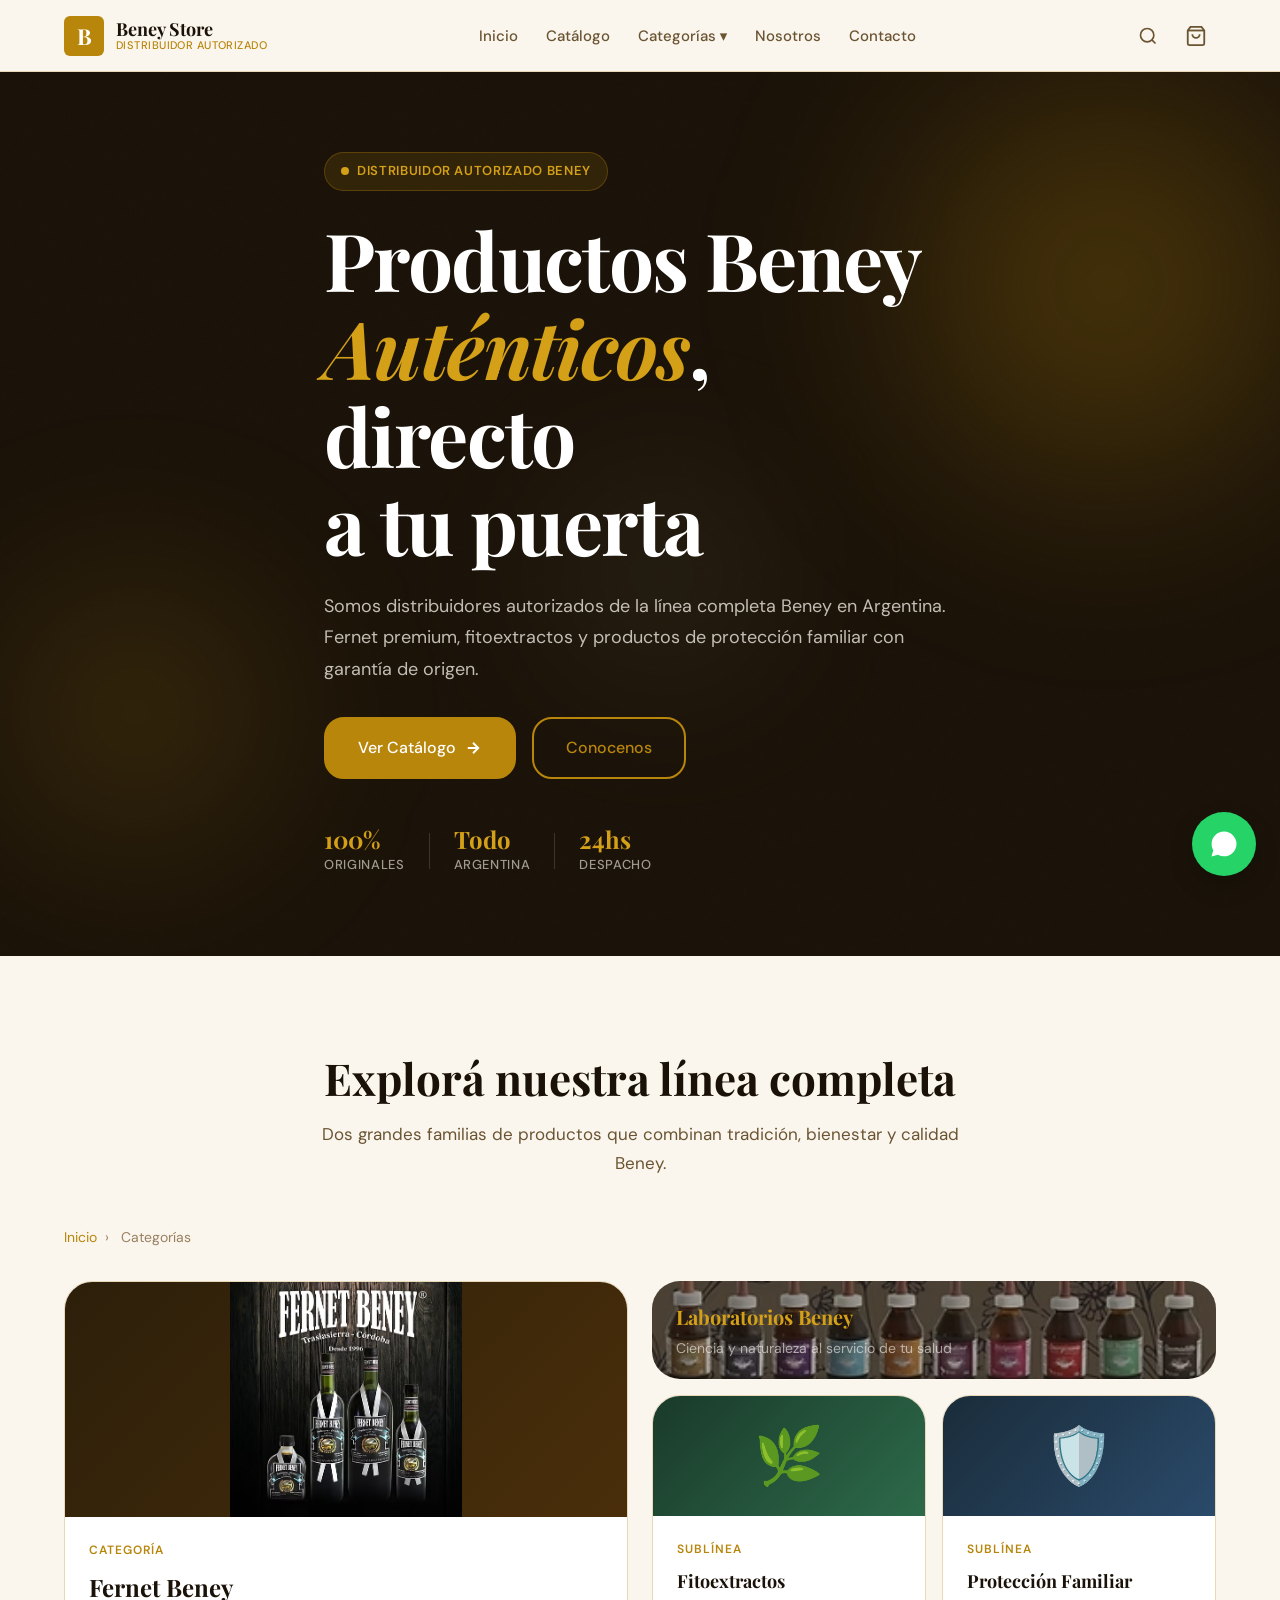
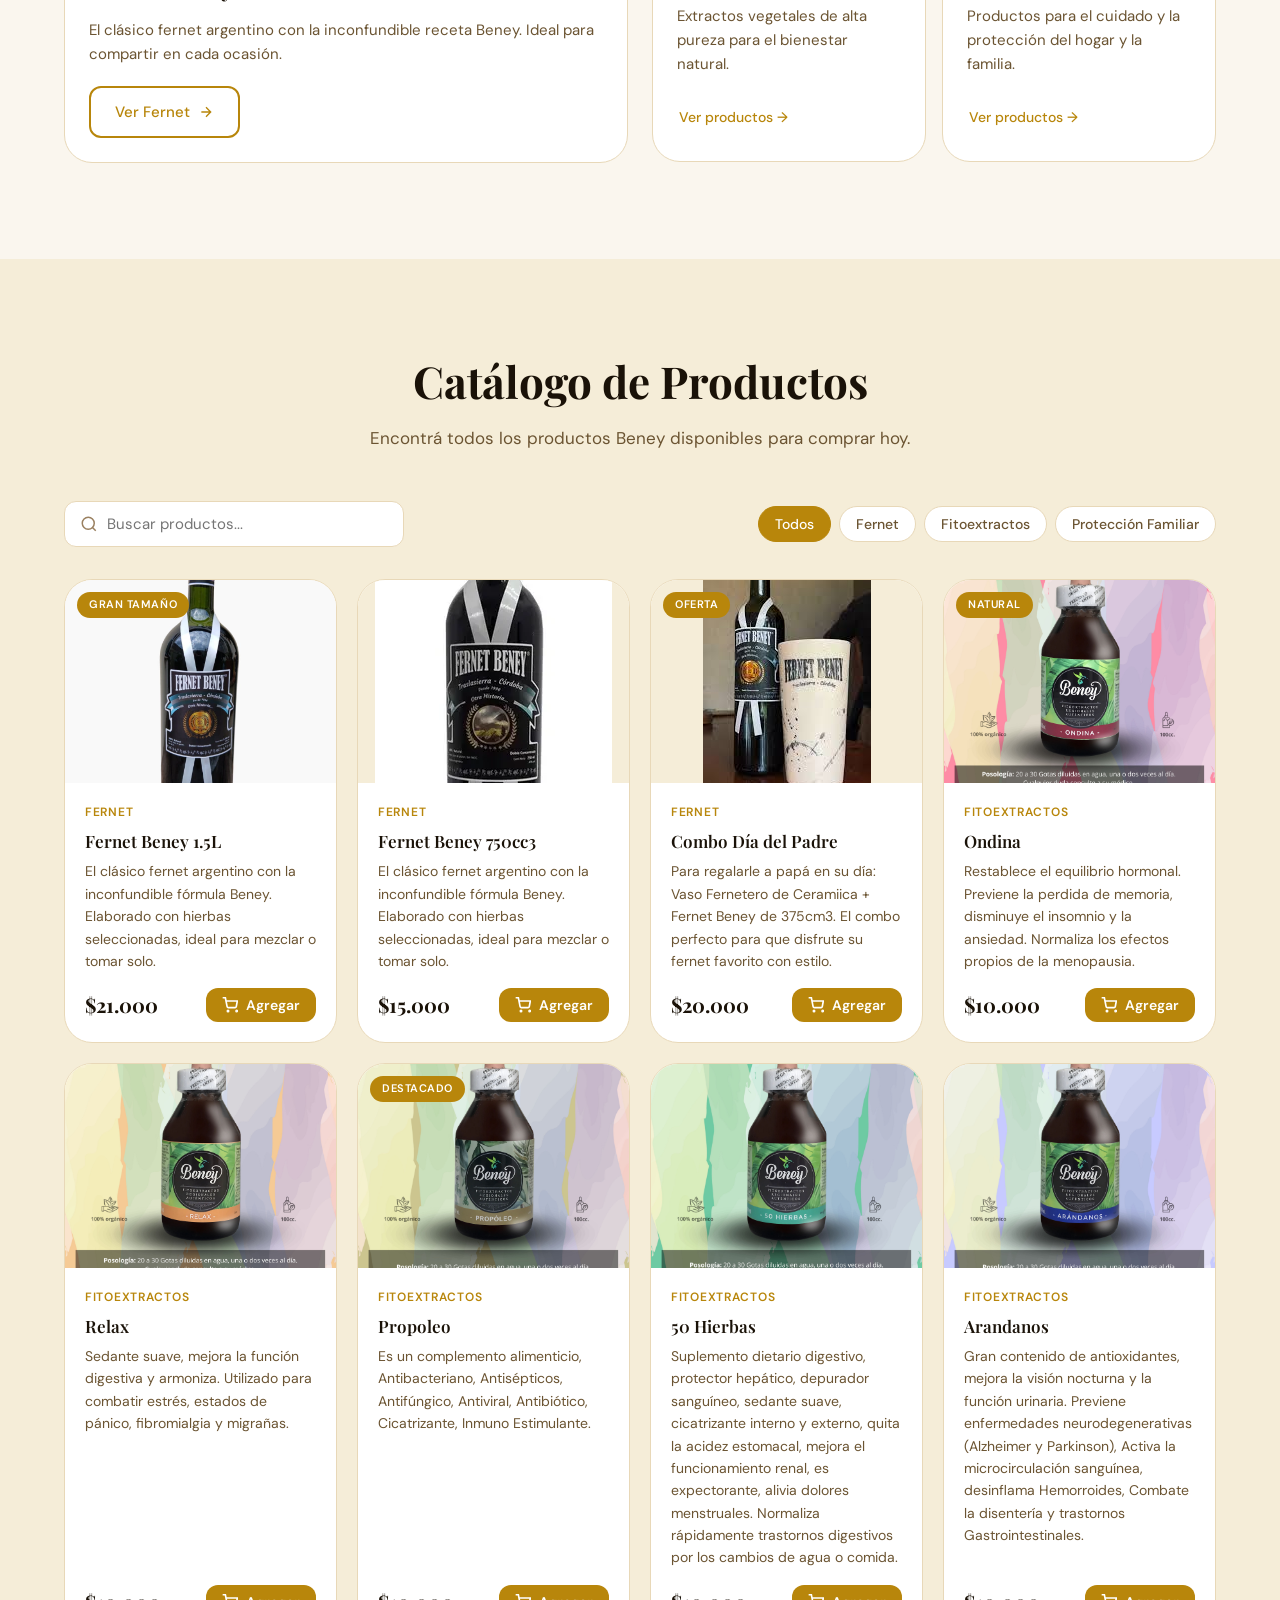
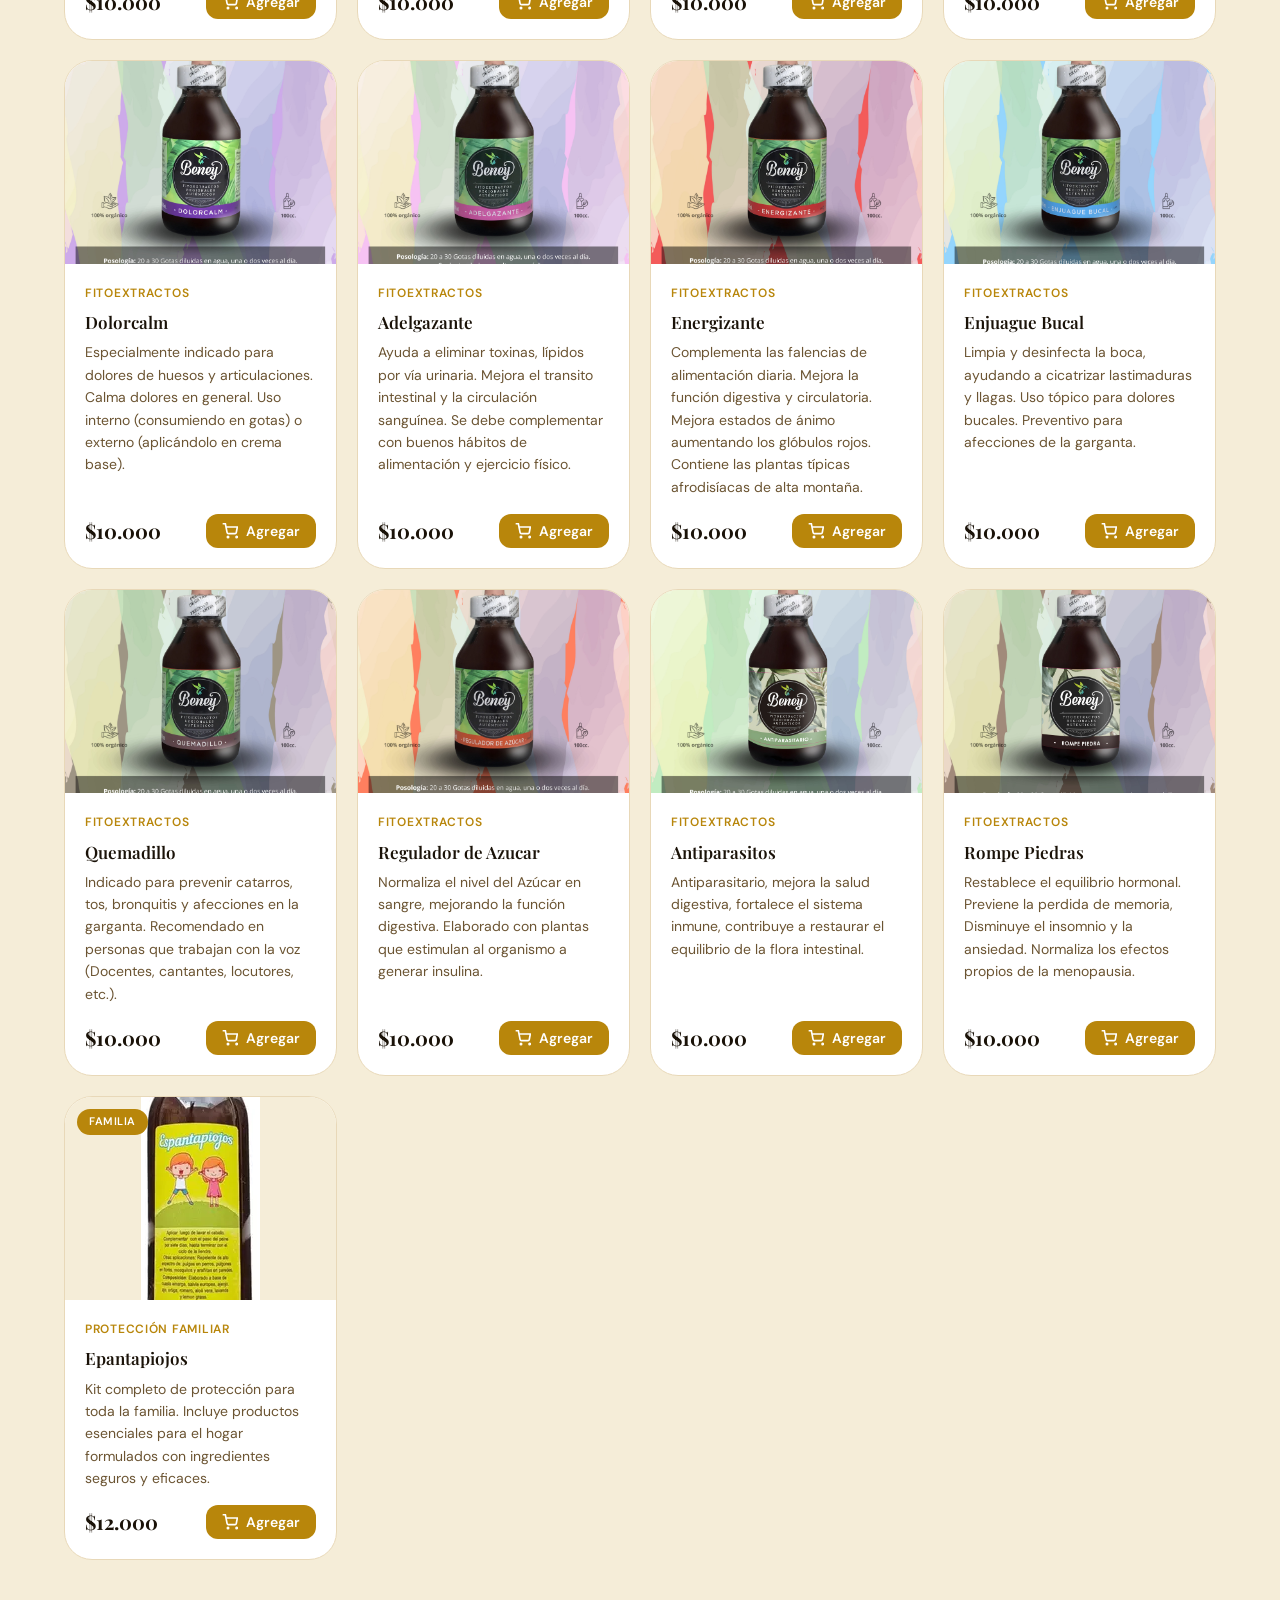
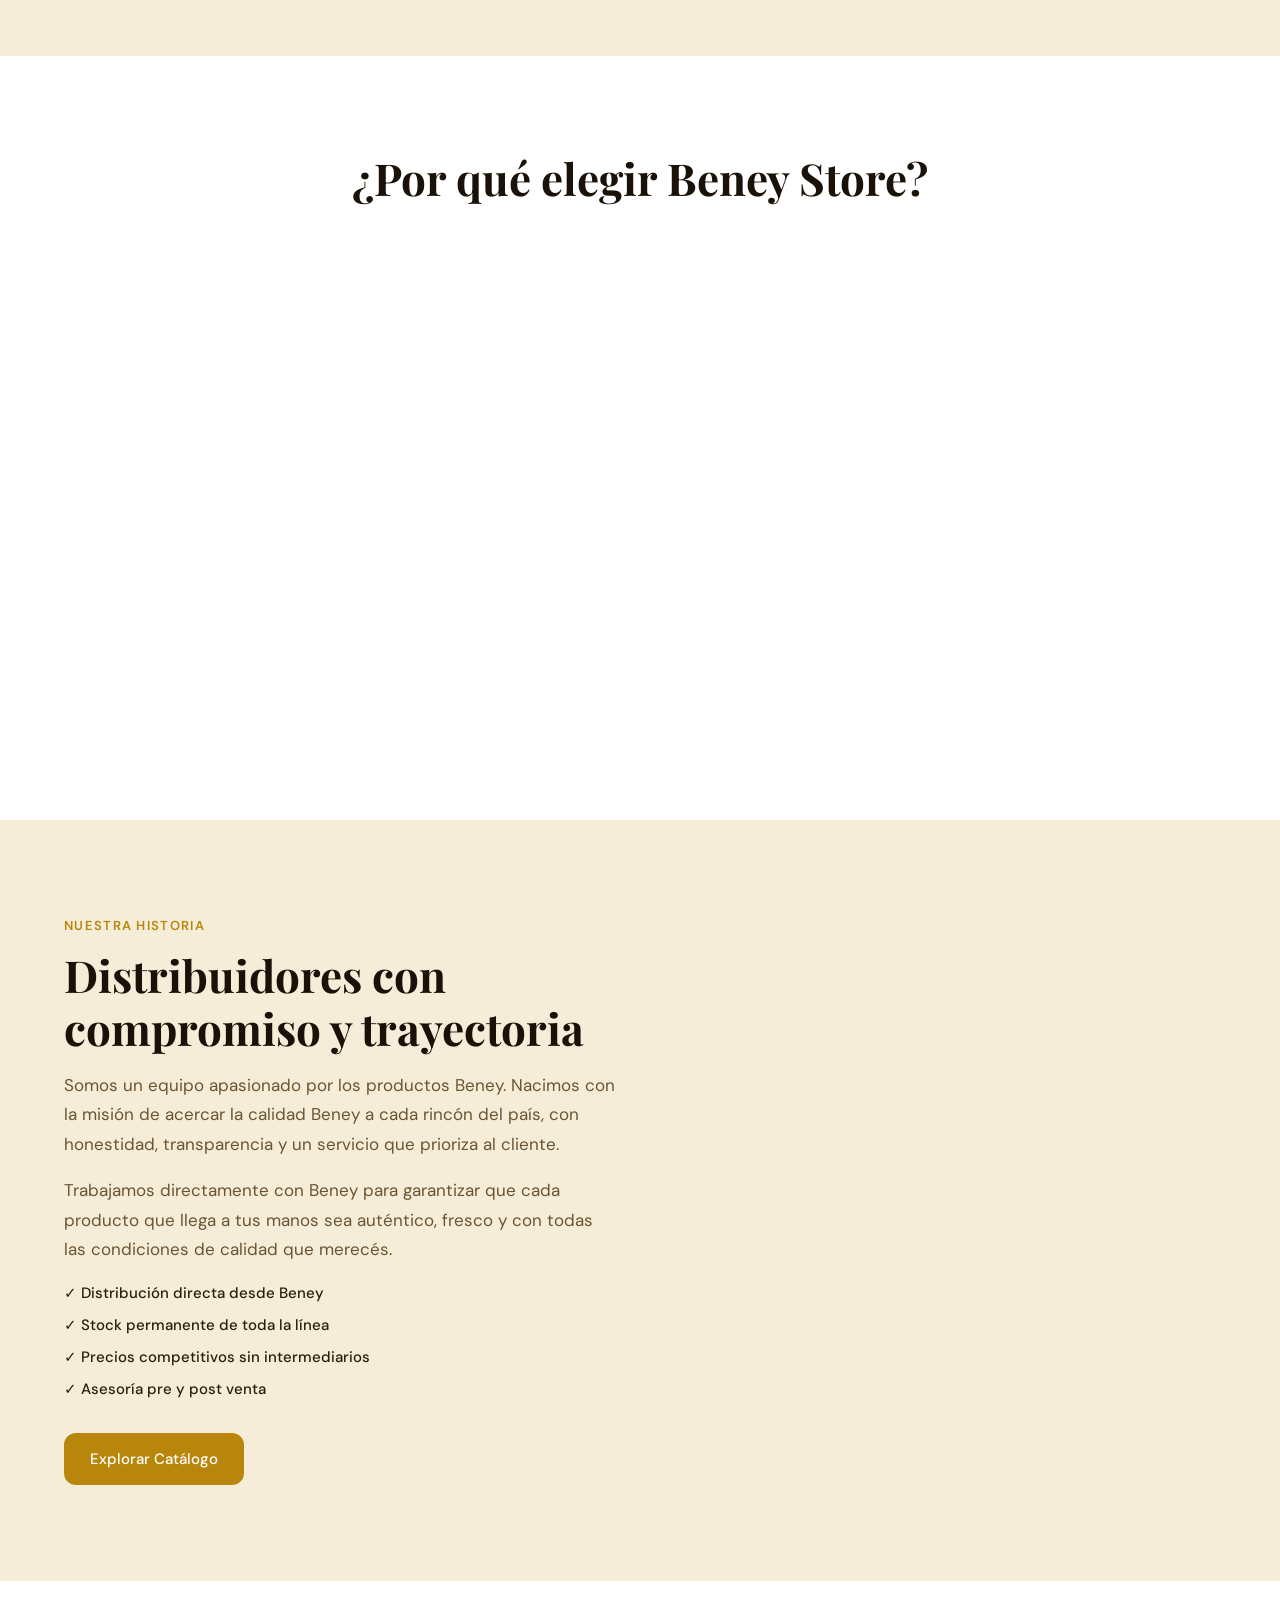
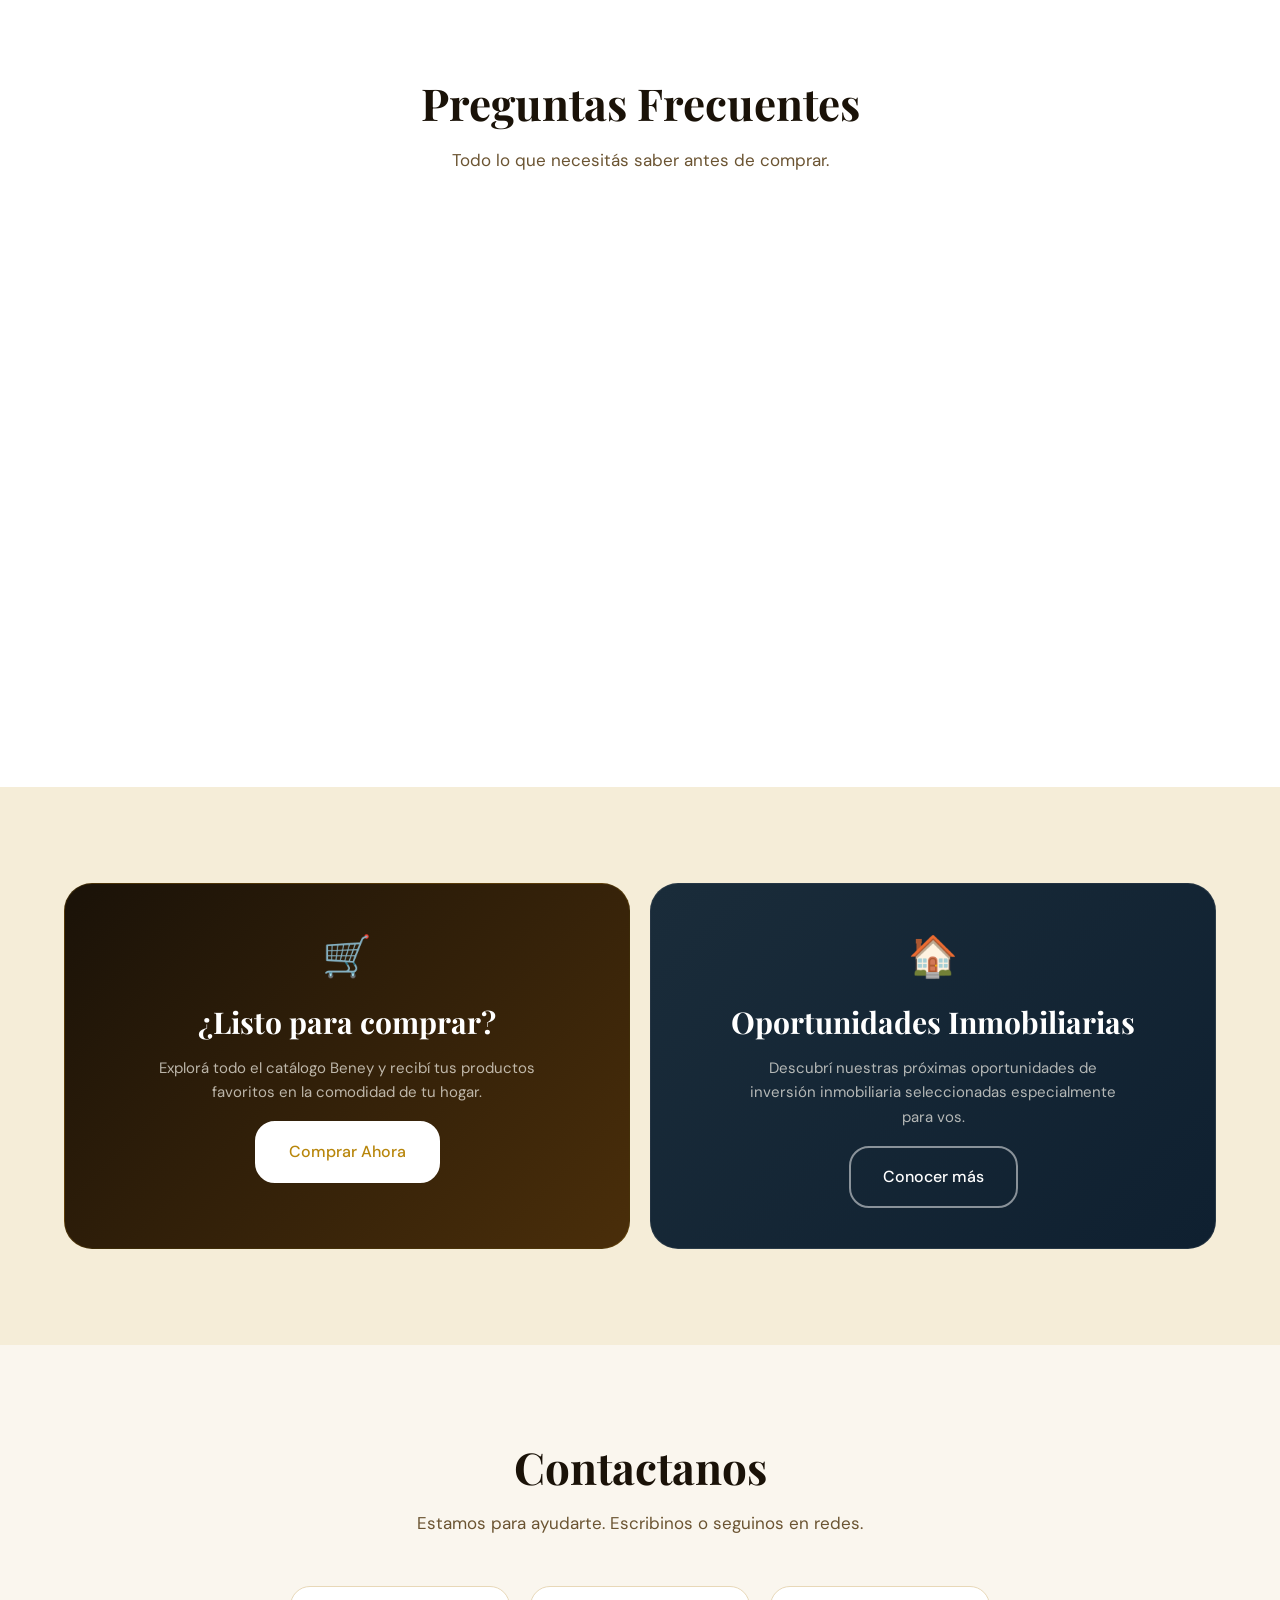
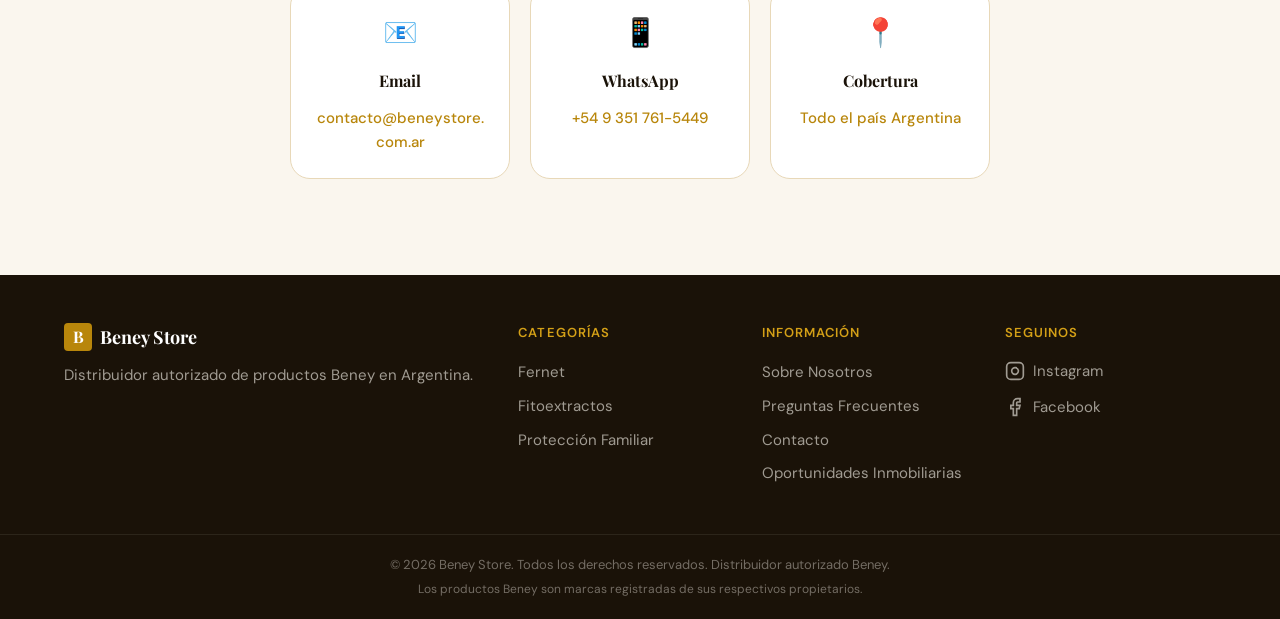
<file: index.html>
<!DOCTYPE html>
<html lang="es">
<head>
  <meta charset="UTF-8" />
  <meta name="viewport" content="width=device-width, initial-scale=1.0" />
  <meta http-equiv="X-UA-Compatible" content="IE=edge" />

  <!-- ============================================================
       SEO: Primary Meta Tags
       ============================================================ -->
  <title>Beney Store | Distribuidor Oficial Beney — Fernet & Laboratorios Beney</title>
  <meta name="description" content="Distribuidor autorizado de productos Beney en Argentina. Comprá Fernet Beney, Fitoextráctos y Protección Familiar con envío a todo el país. Calidad garantizada." />
  <meta name="keywords" content="Beney, Fernet Beney, Laboratorios Beney, Fitoextractos, Protección Familiar, productos naturales, distribuidor Beney Argentina" />
  <meta name="robots" content="index, follow" />
  <meta name="author" content="Beney Store" />
  <link rel="canonical" href="https://www.beneystore.com.ar/" />

  <!-- ============================================================
       SEO: Open Graph / Facebook
       ============================================================ -->
  <meta property="og:type" content="website" />
  <meta property="og:url" content="https://www.beneystore.com.ar/" />
  <meta property="og:title" content="Beney Store | Distribuidor Oficial Beney" />
  <meta property="og:description" content="Distribuidor autorizado de productos Beney. Fernet, Fitoextractos y Protección Familiar. Envíos a todo Argentina." />
  <meta property="og:image" content="https://www.beneystore.com.ar/assets/og-image.jpg" />
  <meta property="og:locale" content="es_AR" />
  <meta property="og:site_name" content="Beney Store" />

  <!-- ============================================================
       SEO: Twitter Cards
       ============================================================ -->
  <meta name="twitter:card" content="summary_large_image" />
  <meta name="twitter:url" content="https://www.beneystore.com.ar/" />
  <meta name="twitter:title" content="Beney Store | Distribuidor Oficial Beney" />
  <meta name="twitter:description" content="Distribuidor autorizado de productos Beney. Fernet, Fitoextractos y Protección Familiar. Envíos a todo Argentina." />
  <meta name="twitter:image" content="https://www.beneystore.com.ar/assets/og-image.jpg" />

  <!-- ============================================================
       Favicon
       ============================================================ -->
  <link rel="icon" type="image/svg+xml" href="data:image/svg+xml,<svg xmlns='http://www.w3.org/2000/svg' viewBox='0 0 32 32'><rect width='32' height='32' rx='6' fill='%23B8860B'/><text x='16' y='22' font-size='18' text-anchor='middle' fill='white' font-family='serif' font-weight='bold'>B</text></svg>" />

  <!-- ============================================================
       Fonts — Playfair Display (display) + DM Sans (body)
       ============================================================ -->
  <link rel="preconnect" href="https://fonts.googleapis.com" />
  <link rel="preconnect" href="https://fonts.gstatic.com" crossorigin />
  <link href="https://fonts.googleapis.com/css2?family=Playfair+Display:ital,wght@0,400;0,600;0,700;1,400&family=DM+Sans:wght@300;400;500;600&display=swap" rel="stylesheet" />

  <!-- Main Stylesheet -->
  <link rel="stylesheet" href="styles.css" />

  <!-- ============================================================
       JSON-LD: Organization Schema
       ============================================================ -->
  <script type="application/ld+json">
  {
    "@context": "https://schema.org",
    "@type": "Organization",
    "name": "Beney Store",
    "url": "https://www.beneystore.com.ar",
    "logo": "https://www.beneystore.com.ar/assets/logo.png",
    "description": "Distribuidor autorizado de productos Beney en Argentina. Fernet, Laboratorios Beney y más.",
    "telephone": "+54-XXX-XXX-XXXX",
    "email": "contacto@beneystore.com.ar",
    "address": {
      "@type": "PostalAddress",
      "streetAddress": "DIRECCIÓN PENDIENTE",
      "addressLocality": "CIUDAD PENDIENTE",
      "addressRegion": "PROVINCIA PENDIENTE",
      "postalCode": "CÓDIGO PENDIENTE",
      "addressCountry": "AR"
    },
    "sameAs": [
      "https://www.instagram.com/beneystore",
      "https://www.facebook.com/beneystore"
    ]
  }
  </script>

  <!-- ============================================================
       JSON-LD: WebSite Schema
       ============================================================ -->
  <script type="application/ld+json">
  {
    "@context": "https://schema.org",
    "@type": "WebSite",
    "name": "Beney Store",
    "url": "https://www.beneystore.com.ar",
    "potentialAction": {
      "@type": "SearchAction",
      "target": {
        "@type": "EntryPoint",
        "urlTemplate": "https://www.beneystore.com.ar/catalogo?q={search_term_string}"
      },
      "query-input": "required name=search_term_string"
    }
  }
  </script>

  <!-- ============================================================
       JSON-LD: FAQPage Schema
       ============================================================ -->
  <script type="application/ld+json">
  {
    "@context": "https://schema.org",
    "@type": "FAQPage",
    "mainEntity": [
      {
        "@type": "Question",
        "name": "¿Son productos originales de Beney?",
        "acceptedAnswer": {
          "@type": "Answer",
          "text": "Sí. Somos distribuidores autorizados por Beney. Todos los productos son 100% originales, con garantía de autenticidad."
        }
      },
      {
        "@type": "Question",
        "name": "¿Realizan envíos a todo el país?",
        "acceptedAnswer": {
          "@type": "Answer",
          "text": "Sí, realizamos envíos a todo Argentina. El costo de envío se calcula al momento del checkout según tu ubicación."
        }
      },
      {
        "@type": "Question",
        "name": "¿Cómo puedo pagar mi pedido?",
        "acceptedAnswer": {
          "@type": "Answer",
          "text": "Aceptamos pagos mediante Mercado Pago, tarjetas de crédito, débito y transferencia bancaria."
        }
      },
      {
        "@type": "Question",
        "name": "¿Cuánto demora en llegar mi pedido?",
        "acceptedAnswer": {
          "@type": "Answer",
          "text": "Los pedidos se procesan en 24-48 horas hábiles. El tiempo de entrega varía según la provincia de destino, generalmente entre 3 y 7 días hábiles."
        }
      }
    ]
  }
  </script>
</head>

<body>
  <!-- ============================================================
       SKIP LINK — Accessibility
       ============================================================ -->
  <a href="#main-content" class="skip-link">Saltar al contenido principal</a>

  <!-- ============================================================
       HEADER
       ============================================================ -->
  <header class="site-header" role="banner" id="site-header">
    <div class="container header-inner">
      <!-- Logo -->
      <a href="/" class="logo" aria-label="Beney Store - Inicio">
        <span class="logo-icon" aria-hidden="true">B</span>
        <div class="logo-text">
          <span class="logo-name">Beney Store</span>
          <span class="logo-tagline">Distribuidor Autorizado</span>
        </div>
      </a>

      <!-- Desktop Navigation -->
      <nav class="main-nav" role="navigation" aria-label="Navegación principal">
        <ul class="nav-list" role="list">
          <li><a href="#inicio" class="nav-link">Inicio</a></li>
          <li><a href="#catalogo" class="nav-link">Catálogo</a></li>
          <li class="nav-dropdown">
            <button class="nav-link nav-dropdown-toggle" aria-expanded="false" aria-haspopup="true">
              Categorías <span aria-hidden="true">▾</span>
            </button>
            <ul class="dropdown-menu" role="list">
              <li><a href="#catalogo" data-category="fernet" class="dropdown-link">Fernet</a></li>
              <li><a href="#catalogo" data-category="fitoextractos" class="dropdown-link">Fitoextractos</a></li>
              <li><a href="#catalogo" data-category="proteccion-familiar" class="dropdown-link">Protección Familiar</a></li>
            </ul>
          </li>
          <li><a href="#nosotros" class="nav-link">Nosotros</a></li>
          <li><a href="#contacto" class="nav-link">Contacto</a></li>
        </ul>
      </nav>

      <!-- Header Actions -->
      <div class="header-actions">
        <button class="search-toggle" aria-label="Buscar productos" id="searchToggle">
          <svg width="20" height="20" viewBox="0 0 24 24" fill="none" stroke="currentColor" stroke-width="2" aria-hidden="true">
            <circle cx="11" cy="11" r="8"/><path d="m21 21-4.35-4.35"/>
          </svg>
        </button>
        <button class="cart-btn" id="cartToggle" aria-label="Ver carrito de compras">
          <svg width="22" height="22" viewBox="0 0 24 24" fill="none" stroke="currentColor" stroke-width="2" aria-hidden="true">
            <path d="M6 2 3 6v14a2 2 0 0 0 2 2h14a2 2 0 0 0 2-2V6l-3-4z"/><line x1="3" y1="6" x2="21" y2="6"/><path d="M16 10a4 4 0 0 1-8 0"/>
          </svg>
          <span class="cart-count" id="cartCount" aria-live="polite">0</span>
        </button>
        <button class="mobile-menu-toggle" id="mobileMenuToggle" aria-label="Abrir menú" aria-expanded="false" aria-controls="mobileMenu">
          <span class="hamburger-line"></span>
          <span class="hamburger-line"></span>
          <span class="hamburger-line"></span>
        </button>
      </div>
    </div>

    <!-- Search Bar -->
    <div class="search-bar" id="searchBar" role="search" aria-label="Buscar en el sitio" hidden>
      <div class="container">
        <input type="search" id="globalSearch" class="search-input" placeholder="Buscar productos Beney..." aria-label="Buscar productos" autocomplete="off" />
        <button class="search-close" id="searchClose" aria-label="Cerrar búsqueda">✕</button>
      </div>
    </div>

    <!-- Mobile Menu -->
    <nav class="mobile-menu" id="mobileMenu" aria-label="Menú móvil" hidden>
      <ul role="list">
        <li><a href="#inicio" class="mobile-nav-link">Inicio</a></li>
        <li><a href="#catalogo" class="mobile-nav-link">Catálogo</a></li>
        <li><a href="#catalogo" data-category="fernet" class="mobile-nav-link">— Fernet</a></li>
        <li><a href="#catalogo" data-category="fitoextractos" class="mobile-nav-link">— Fitoextractos</a></li>
        <li><a href="#catalogo" data-category="proteccion-familiar" class="mobile-nav-link">— Protección Familiar</a></li>
        <li><a href="#nosotros" class="mobile-nav-link">Nosotros</a></li>
        <li><a href="#contacto" class="mobile-nav-link">Contacto</a></li>
        <li><a href="real-estate-opportunities.html" class="mobile-nav-link mobile-nav-cta">Oportunidades Inmobiliarias</a></li>
      </ul>
    </nav>
  </header>

  <!-- ============================================================
       MAIN CONTENT
       ============================================================ -->
  <main id="main-content">

    <!-- =========================================================
         HERO SECTION
         ========================================================= -->
    <section class="hero" id="inicio" aria-label="Bienvenida">
      <div class="hero-bg" aria-hidden="true">
        <div class="hero-grain"></div>
        <div class="hero-shapes">
          <div class="shape shape-1"></div>
          <div class="shape shape-2"></div>
          <div class="shape shape-3"></div>
        </div>
      </div>
      <div class="container hero-content">
        <div class="hero-badge">
          <span class="badge-dot" aria-hidden="true"></span>
          Distribuidor Autorizado Beney
        </div>
        <h1 class="hero-title">
          Productos Beney<br />
          <em>Auténticos</em>, directo<br />
          a tu puerta
        </h1>
        <p class="hero-description">
          Somos distribuidores autorizados de la línea completa Beney en Argentina.
          Fernet premium, fitoextractos y productos de protección familiar con garantía de origen.
        </p>
        <div class="hero-actions">
          <a href="#catalogo" class="btn btn-primary btn-lg">
            Ver Catálogo
            <svg width="18" height="18" viewBox="0 0 24 24" fill="none" stroke="currentColor" stroke-width="2.5" aria-hidden="true"><path d="M5 12h14m-7-7 7 7-7 7"/></svg>
          </a>
          <a href="#nosotros" class="btn btn-ghost btn-lg">Conocenos</a>
        </div>
        <div class="hero-stats" role="list">
          <div class="stat" role="listitem">
            <strong>100%</strong>
            <span>Originales</span>
          </div>
          <div class="stat-divider" aria-hidden="true"></div>
          <div class="stat" role="listitem">
            <strong>Todo</strong>
            <span>Argentina</span>
          </div>
          <div class="stat-divider" aria-hidden="true"></div>
          <div class="stat" role="listitem">
            <strong>24hs</strong>
            <span>Despacho</span>
          </div>
        </div>
      </div>
    </section>

    <!-- =========================================================
         INTRO + CATEGORY CARDS
         ========================================================= -->
    <section class="intro-section section" id="categorias" aria-labelledby="intro-heading">
      <div class="container">
        <div class="section-header">
          <h2 class="section-title" id="intro-heading">Explorá nuestra línea completa</h2>
          <p class="section-subtitle">
            Dos grandes familias de productos que combinan tradición, bienestar y calidad Beney.
          </p>
        </div>

        <!-- Breadcrumb for SEO -->
        <nav aria-label="Ruta de navegación" class="breadcrumb-nav">
          <ol class="breadcrumb" itemscope itemtype="https://schema.org/BreadcrumbList">
            <li itemprop="itemListElement" itemscope itemtype="https://schema.org/ListItem">
              <a href="/" itemprop="item"><span itemprop="name">Inicio</span></a>
              <meta itemprop="position" content="1" />
            </li>
            <li itemprop="itemListElement" itemscope itemtype="https://schema.org/ListItem">
              <span itemprop="name">Categorías</span>
              <meta itemprop="position" content="2" />
            </li>
          </ol>
        </nav>

        <div class="category-grid">
          <!-- Fernet Card -->
          <article class="category-card category-card--fernet" itemscope itemtype="https://schema.org/Product">
            <div class="category-card-img" aria-hidden="true">
              <div class="category-icon fernet-icon"><img src="imagenes/img43.jpg" alt="Fernet Beney"></div>
            </div>
            <div class="category-card-body">
              <div class="category-label">Categoría</div>
              <h3 itemprop="name">Fernet Beney</h3>
              <p itemprop="description">
                El clásico fernet argentino con la inconfundible receta Beney. Ideal para compartir en cada ocasión.
              </p>
              <a href="#catalogo" data-category="fernet" class="btn btn-outline category-btn">
                Ver Fernet
                <svg width="16" height="16" viewBox="0 0 24 24" fill="none" stroke="currentColor" stroke-width="2" aria-hidden="true"><path d="M5 12h14m-7-7 7 7-7 7"/></svg>
              </a>
            </div>
          </article>

          <!-- Laboratorios Card (split into 2) -->
          <div class="category-labs-wrapper">
            <div class="labs-header" style="background-image: linear-gradient(rgba(26,18,8,.35), rgba(26,18,8,.35)), url(imagenes/img44.jpg); background-size: cover; background-position: center; background-repeat: no-repeat;">
              <h3 class="labs-title">Laboratorios Beney</h3>
              <p class="labs-sub">Ciencia y naturaleza al servicio de tu salud</p>
            </div>
            <div class="labs-cards">
              <!-- Fitoextractos -->
              <article class="category-card category-card--fito">
                <div class="category-card-img" aria-hidden="true">
                  <div class="category-icon fito-icon">🌿</div>
                </div>
                <div class="category-card-body">
                  <div class="category-label">Sublínea</div>
                  <h4>Fitoextractos</h4>
                  <p>Extractos vegetales de alta pureza para el bienestar natural.</p>
                  <a href="#catalogo" data-category="fitoextractos" class="btn btn-outline-sm category-btn">Ver productos →</a>
                </div>
              </article>

              <!-- Protección Familiar -->
              <article class="category-card category-card--proteccion">
                <div class="category-card-img" aria-hidden="true">
                  <div class="category-icon proteccion-icon">🛡️</div>
                </div>
                <div class="category-card-body">
                  <div class="category-label">Sublínea</div>
                  <h4>Protección Familiar</h4>
                  <p>Productos para el cuidado y la protección del hogar y la familia.</p>
                  <a href="#catalogo" data-category="proteccion-familiar" class="btn btn-outline-sm category-btn">Ver productos →</a>
                </div>
              </article>
            </div>
          </div>
        </div>
      </div>
    </section>

    <!-- =========================================================
         CATALOG SECTION
         ========================================================= -->
    <section class="catalog-section section" id="catalogo" aria-labelledby="catalog-heading">
      <div class="container">
        <div class="section-header">
          <h2 class="section-title" id="catalog-heading">Catálogo de Productos</h2>
          <p class="section-subtitle">Encontrá todos los productos Beney disponibles para comprar hoy.</p>
        </div>

        <!-- Filters -->
        <div class="catalog-controls" role="search" aria-label="Filtros del catálogo">
          <div class="catalog-search-wrap">
            <label for="catalogSearch" class="sr-only">Buscar productos</label>
            <svg class="search-icon" width="18" height="18" viewBox="0 0 24 24" fill="none" stroke="currentColor" stroke-width="2" aria-hidden="true"><circle cx="11" cy="11" r="8"/><path d="m21 21-4.35-4.35"/></svg>
            <input type="search" id="catalogSearch" class="catalog-search" placeholder="Buscar productos..." autocomplete="off" />
          </div>
          <div class="filter-tabs" role="tablist" aria-label="Filtrar por categoría">
            <button class="filter-tab active" role="tab" aria-selected="true" data-filter="all">Todos</button>
            <button class="filter-tab" role="tab" aria-selected="false" data-filter="fernet">Fernet</button>
            <button class="filter-tab" role="tab" aria-selected="false" data-filter="fitoextractos">Fitoextractos</button>
            <button class="filter-tab" role="tab" aria-selected="false" data-filter="proteccion-familiar">Protección Familiar</button>
          </div>
        </div>

        <!-- Product Grid -->
        <div class="product-grid" id="productGrid" role="list" aria-label="Productos">
          <!-- Products injected by JS -->
        </div>

        <!-- Empty State -->
        <div class="empty-state" id="emptyState" hidden role="status" aria-live="polite">
          <div class="empty-icon" aria-hidden="true">🔍</div>
          <h3>No encontramos productos</h3>
          <p>Intentá con otra búsqueda o explorá todas las categorías.</p>
          <button class="btn btn-primary" onclick="resetFilters()">Ver todos los productos</button>
        </div>
      </div>
    </section>

    <!-- =========================================================
         BENEFITS SECTION
         ========================================================= -->
    <section class="benefits-section section" id="beneficios" aria-labelledby="benefits-heading">
      <div class="container">
        <div class="section-header">
          <h2 class="section-title" id="benefits-heading">¿Por qué elegir Beney Store?</h2>
        </div>
        <div class="benefits-grid">
          <div class="benefit-item">
            <div class="benefit-icon" aria-hidden="true">✅</div>
            <h3>Productos 100% Originales</h3>
            <p>Somos distribuidores autorizados. Cada producto llega con garantía de autenticidad y procedencia directa de Beney.</p>
          </div>
          <div class="benefit-item">
            <div class="benefit-icon" aria-hidden="true">🚚</div>
            <h3>Envíos a Todo el País</h3>
            <p>Despachamos a todas las provincias de Argentina. Tu pedido llega a la puerta de tu casa de forma rápida y segura.</p>
          </div>
          <div class="benefit-item">
            <div class="benefit-icon" aria-hidden="true">🔒</div>
            <h3>Compra Segura</h3>
            <p>Procesamos tus pagos con Mercado Pago, la plataforma de pagos más utilizada y confiable de América Latina.</p>
          </div>
          <div class="benefit-item">
            <div class="benefit-icon" aria-hidden="true">💬</div>
            <h3>Atención Personalizada</h3>
            <p>Nuestro equipo está disponible para asesorarte y resolver cualquier consulta antes, durante y después de tu compra.</p>
          </div>
          <div class="benefit-item">
            <div class="benefit-icon" aria-hidden="true">🌿</div>
            <h3>Calidad Certificada</h3>
            <p>Los productos Laboratorios Beney cumplen con todos los estándares de calidad y son elaborados con ingredientes seleccionados.</p>
          </div>
          <div class="benefit-item">
            <div class="benefit-icon" aria-hidden="true">⚡</div>
            <h3>Despacho en 24hs</h3>
            <p>Procesamos y despachamos tu pedido dentro de las 24 horas hábiles de confirmado el pago.</p>
          </div>
        </div>
      </div>
    </section>

    <!-- =========================================================
         WHY BUY FROM US
         ========================================================= -->
    <section class="why-us section" id="nosotros" aria-labelledby="whyus-heading">
      <div class="container">
        <div class="why-us-inner">
          <div class="why-us-content">
            <div class="section-eyebrow">Nuestra Historia</div>
            <h2 class="section-title" id="whyus-heading">Distribuidores con compromiso y trayectoria</h2>
            <p>
              Somos un equipo apasionado por los productos Beney. Nacimos con la misión de acercar la calidad
              Beney a cada rincón del país, con honestidad, transparencia y un servicio que prioriza al cliente.
            </p>
            <p>
              Trabajamos directamente con Beney para garantizar que cada producto que llega a tus manos sea
              auténtico, fresco y con todas las condiciones de calidad que merecés.
            </p>
            <ul class="why-us-list" role="list">
              <li>✓ Distribución directa desde Beney</li>
              <li>✓ Stock permanente de toda la línea</li>
              <li>✓ Precios competitivos sin intermediarios</li>
              <li>✓ Asesoría pre y post venta</li>
            </ul>
            <a href="#catalogo" class="btn btn-primary">Explorar Catálogo</a>
          </div>
          <div class="why-us-visual" aria-hidden="true">
            <div class="visual-card vc-1">
              <div class="vc-emoji">🏆</div>
              <div class="vc-text">
                <strong>Distribuidor</strong>
                <span>Autorizado</span>
              </div>
            </div>
            <div class="visual-card vc-2">
              <div class="vc-emoji">📦</div>
              <div class="vc-text">
                <strong>Stock</strong>
                <span>Permanente</span>
              </div>
            </div>
            <div class="visual-card vc-3">
              <div class="vc-emoji">⭐</div>
              <div class="vc-text">
                <strong>Calidad</strong>
                <span>Garantizada</span>
              </div>
            </div>
            <div class="visual-bg-shape"></div>
          </div>
        </div>
      </div>
    </section>

    <!-- =========================================================
         FAQ SECTION
         ========================================================= -->
    <section class="faq-section section" id="faq" aria-labelledby="faq-heading">
      <div class="container">
        <div class="section-header">
          <h2 class="section-title" id="faq-heading">Preguntas Frecuentes</h2>
          <p class="section-subtitle">Todo lo que necesitás saber antes de comprar.</p>
        </div>
        <div class="faq-list" id="faqList">
          <!-- FAQ items injected by JS -->
        </div>
      </div>
    </section>

    <!-- =========================================================
         CALL TO ACTION SECTIONS
         ========================================================= -->
    <section class="cta-section section" aria-label="Llamada a la acción">
      <div class="container">
        <div class="cta-grid">
          <!-- Primary CTA -->
          <div class="cta-card cta-primary">
            <div class="cta-icon" aria-hidden="true">🛒</div>
            <h2>¿Listo para comprar?</h2>
            <p>Explorá todo el catálogo Beney y recibí tus productos favoritos en la comodidad de tu hogar.</p>
            <a href="#catalogo" class="btn btn-white btn-lg">Comprar Ahora</a>
          </div>
          <!-- Secondary CTA — Real Estate -->
          <div class="cta-card cta-secondary">
            <div class="cta-icon" aria-hidden="true">🏠</div>
            <h2>Oportunidades Inmobiliarias</h2>
            <p>Descubrí nuestras próximas oportunidades de inversión inmobiliaria seleccionadas especialmente para vos.</p>
            <a href="real-estate-opportunities.html" class="btn btn-outline-white btn-lg">Conocer más</a>
          </div>
        </div>
      </div>
    </section>

    <!-- =========================================================
         CONTACT SECTION
         ========================================================= -->
    <section class="contact-section section" id="contacto" aria-labelledby="contact-heading">
      <div class="container">
        <div class="section-header">
          <h2 class="section-title" id="contact-heading">Contactanos</h2>
          <p class="section-subtitle">Estamos para ayudarte. Escribinos o seguinos en redes.</p>
        </div>
        <div class="contact-grid">
          <div class="contact-item">
            <div class="contact-icon" aria-hidden="true">📧</div>
            <h3>Email</h3>
            <a href="mailto:contacto@beneystore.com.ar" class="contact-link">contacto@beneystore.com.ar</a>
          </div>
          <div class="contact-item">
            <div class="contact-icon" aria-hidden="true">📱</div>
            <h3>WhatsApp</h3>
            <a href="https://wa.me/5493517615449" target="_blank" rel="noopener noreferrer" class="contact-link">+54 9 351 761-5449</a>
          </div>
          <div class="contact-item">
            <div class="contact-icon" aria-hidden="true">📍</div>
            <h3>Cobertura</h3>
            <span class="contact-link">Todo el país Argentina</span>
          </div>
        </div>
      </div>
    </section>

  </main>

  <!-- ============================================================
       FOOTER
       ============================================================ -->
  <footer class="site-footer" role="contentinfo">
    <div class="container footer-inner">
      <div class="footer-brand">
        <a href="/" class="footer-logo" aria-label="Beney Store - Inicio">
          <span class="logo-icon-sm" aria-hidden="true">B</span>
          <strong>Beney Store</strong>
        </a>
        <p>Distribuidor autorizado de productos Beney en Argentina.</p>
      </div>
      <div class="footer-links">
        <h3>Categorías</h3>
        <ul role="list">
          <li><a href="#catalogo">Fernet</a></li>
          <li><a href="#catalogo">Fitoextractos</a></li>
          <li><a href="#catalogo">Protección Familiar</a></li>
        </ul>
      </div>
      <div class="footer-links">
        <h3>Información</h3>
        <ul role="list">
          <li><a href="#nosotros">Sobre Nosotros</a></li>
          <li><a href="#faq">Preguntas Frecuentes</a></li>
          <li><a href="#contacto">Contacto</a></li>
          <li><a href="real-estate-opportunities.html">Oportunidades Inmobiliarias</a></li>
        </ul>
      </div>
      <div class="footer-social">
        <h3>Seguinos</h3>
        <div class="social-links">
          <a href="https://www.instagram.com/beneystore" target="_blank" rel="noopener noreferrer" class="social-link" aria-label="Instagram">
            <svg width="20" height="20" viewBox="0 0 24 24" fill="none" stroke="currentColor" stroke-width="2" aria-hidden="true"><rect x="2" y="2" width="20" height="20" rx="5"/><path d="M16 11.37A4 4 0 1 1 12.63 8 4 4 0 0 1 16 11.37z"/><line x1="17.5" y1="6.5" x2="17.51" y2="6.5"/></svg>
            Instagram
          </a>
          <a href="https://www.facebook.com/beneystore" target="_blank" rel="noopener noreferrer" class="social-link" aria-label="Facebook">
            <svg width="20" height="20" viewBox="0 0 24 24" fill="none" stroke="currentColor" stroke-width="2" aria-hidden="true"><path d="M18 2h-3a5 5 0 0 0-5 5v3H7v4h3v8h4v-8h3l1-4h-4V7a1 1 0 0 1 1-1h3z"/></svg>
            Facebook
          </a>
        </div>
      </div>
    </div>
    <div class="footer-bottom">
      <div class="container">
        <p>© <span id="footerYear"></span> Beney Store. Todos los derechos reservados. Distribuidor autorizado Beney.</p>
        <p class="footer-disclaimer">Los productos Beney son marcas registradas de sus respectivos propietarios.</p>
      </div>
    </div>
  </footer>

  <!-- ============================================================
       CART SIDEBAR
       ============================================================ -->
  <aside class="cart-sidebar" id="cartSidebar" role="dialog" aria-modal="true" aria-label="Carrito de compras" hidden>
    <div class="cart-overlay" id="cartOverlay" aria-hidden="true"></div>
    <div class="cart-panel">
      <div class="cart-header">
        <h2>Tu Carrito</h2>
        <button class="cart-close" id="cartClose" aria-label="Cerrar carrito">✕</button>
      </div>
      <div class="cart-body" id="cartBody">
        <!-- Cart items injected by JS -->
      </div>
      <div class="cart-footer" id="cartFooter" hidden>
        <div class="cart-summary">
          <div class="summary-row">
            <span>Subtotal</span>
            <span id="cartSubtotal">$0</span>
          </div>
          <div class="summary-row" id="shippingRow">
            <span>Envío</span>
            <span id="cartShipping">$0</span>
          </div>
          <div class="summary-row summary-total">
            <strong>Total</strong>
            <strong id="cartTotal">$0</strong>
          </div>
        </div>
        <button class="btn btn-primary btn-full" id="checkoutBtn">
          Finalizar Compra
          <svg width="16" height="16" viewBox="0 0 24 24" fill="none" stroke="currentColor" stroke-width="2.5" aria-hidden="true"><path d="M5 12h14m-7-7 7 7-7 7"/></svg>
        </button>
      </div>
      <div class="cart-empty" id="cartEmpty" role="status">
        <div class="empty-cart-icon" aria-hidden="true">🛒</div>
        <p>Tu carrito está vacío</p>
        <button class="btn btn-primary" onclick="closeCart()">Ver Productos</button>
      </div>
    </div>
  </aside>

  <!-- ============================================================
       CHECKOUT MODAL
       ============================================================ -->
  <div class="modal-overlay" id="checkoutModal" role="dialog" aria-modal="true" aria-label="Finalizar compra" hidden>
    <div class="modal-inner">
      <button class="modal-close" id="checkoutClose" aria-label="Cerrar">✕</button>

      <!-- Step 1: Checkout Form -->
      <div class="checkout-step" id="checkoutStep1">
        <h2 class="modal-title">Datos de Entrega</h2>
        <p class="modal-subtitle">Completá tus datos para recibir tu pedido.</p>

        <form id="checkoutForm" class="checkout-form" novalidate>
          <div class="form-grid">
            <div class="form-group form-full">
              <label for="fullName">Nombre completo *</label>
              <input type="text" id="fullName" name="fullName" required autocomplete="name" aria-required="true" placeholder="Juan Pérez" />
              <span class="form-error" id="fullNameError" role="alert"></span>
            </div>
            <div class="form-group">
              <label for="phone">Teléfono / WhatsApp *</label>
              <input type="tel" id="phone" name="phone" required autocomplete="tel" aria-required="true" placeholder="+54 9 11 0000-0000" />
              <span class="form-error" id="phoneError" role="alert"></span>
            </div>
            <div class="form-group">
              <label for="email">Email *</label>
              <input type="email" id="email" name="email" required autocomplete="email" aria-required="true" placeholder="juan@email.com" />
              <span class="form-error" id="emailError" role="alert"></span>
            </div>
            <div class="form-group">
              <label for="province">Provincia *</label>
              <select id="province" name="province" required aria-required="true">
                <option value="">Seleccioná tu provincia</option>
                <option>Buenos Aires</option>
                <option>Ciudad Autónoma de Buenos Aires</option>
                <option>Catamarca</option>
                <option>Chaco</option>
                <option>Chubut</option>
                <option>Córdoba</option>
                <option>Corrientes</option>
                <option>Entre Ríos</option>
                <option>Formosa</option>
                <option>Jujuy</option>
                <option>La Pampa</option>
                <option>La Rioja</option>
                <option>Mendoza</option>
                <option>Misiones</option>
                <option>Neuquén</option>
                <option>Río Negro</option>
                <option>Salta</option>
                <option>San Juan</option>
                <option>San Luis</option>
                <option>Santa Cruz</option>
                <option>Santa Fe</option>
                <option>Santiago del Estero</option>
                <option>Tierra del Fuego</option>
                <option>Tucumán</option>
              </select>
              <span class="form-error" id="provinceError" role="alert"></span>
            </div>
            <div class="form-group">
              <label for="city">Ciudad *</label>
              <input type="text" id="city" name="city" required autocomplete="address-level2" aria-required="true" placeholder="Tu ciudad" />
              <span class="form-error" id="cityError" role="alert"></span>
            </div>
            <div class="form-group">
              <label for="zipCode">Código Postal *</label>
              <input type="text" id="zipCode" name="zipCode" required autocomplete="postal-code" aria-required="true" placeholder="1234" />
              <span class="form-error" id="zipCodeError" role="alert"></span>
            </div>
            <div class="form-group form-full">
              <label for="address">Dirección *</label>
              <input type="text" id="address" name="address" required autocomplete="street-address" aria-required="true" placeholder="Calle 123, Piso/Depto (opcional)" />
              <span class="form-error" id="addressError" role="alert"></span>
            </div>
            <div class="form-group form-full">
              <label for="notes">Notas de entrega (opcional)</label>
              <textarea id="notes" name="notes" rows="2" placeholder="Entre calles, referencias, instrucciones especiales..."></textarea>
            </div>
          </div>

          <!-- Order Summary in Checkout -->
          <div class="checkout-summary">
            <h3>Resumen del pedido</h3>
            <div id="checkoutItems" class="checkout-items"></div>
            <div class="checkout-totals">
              <div class="summary-row"><span>Subtotal</span><span id="co-subtotal">$0</span></div>
              <div class="summary-row"><span>Envío</span><span id="co-shipping">$0</span></div>
              <div class="summary-row summary-total"><strong>Total</strong><strong id="co-total">$0</strong></div>
            </div>
          </div>

          <!-- ===================================================
               MERCADO PAGO INTEGRATION LAYER
               ===================================================
               TODO: Replace the submit button below with
               Mercado Pago Checkout Pro button.

               Steps to integrate:
               1. Add your PUBLIC KEY in the config below
               2. Create a preference via your backend (POST /preferences)
               3. Mount the Checkout Pro button using the preference ID
               4. Configure webhooks for payment notifications
               5. Handle payment_status in handlePaymentResult()

               See: https://www.mercadopago.com.ar/developers/
               =================================================== -->
          <div id="mercadoPagoContainer">
            <!-- MP Checkout Pro button will be rendered here -->
          </div>

          <button type="submit" class="btn btn-primary btn-full btn-checkout-submit">
            <svg width="18" height="18" viewBox="0 0 24 24" fill="none" stroke="currentColor" stroke-width="2" aria-hidden="true"><rect x="1" y="3" width="15" height="13" rx="2"/><path d="M16 8h5a2 2 0 0 1 2 2v6a2 2 0 0 1-2 2h-5m-4 0H3"/><circle cx="12" cy="17" r="1"/></svg>
            Confirmar Pedido
          </button>
        </form>
      </div>

      <!-- Step 2: Confirmation -->
      <div class="checkout-step" id="checkoutStep2" hidden>
        <div class="confirmation-icon" aria-hidden="true">✅</div>
        <h2 class="modal-title">¡Pedido Confirmado!</h2>
        <p class="modal-subtitle" id="confirmationSubtitle"></p>

        <div class="order-details" id="orderDetails"></div>

        <div class="confirmation-actions">
          <button class="btn btn-primary" onclick="closeCheckout(); resetCart();">
            Volver al inicio
          </button>
        </div>
      </div>
    </div>
  </div>

  <!-- ============================================================
       TOAST NOTIFICATION
       ============================================================ -->
  <div class="toast-container" id="toastContainer" aria-live="polite" aria-atomic="true"></div>

    <!-- ============================================================
       BACK TO TOP BUTTON
       ============================================================ -->
  <button class="back-to-top" id="backToTop" aria-label="Volver arriba" hidden>
    <svg width="20" height="20" viewBox="0 0 24 24" fill="none" stroke="currentColor" stroke-width="2.5" aria-hidden="true"><path d="M18 15l-6-6-6 6"/></svg>
  </button>

  <!-- ============================================================
       WHATSAPP FLOATING BUTTON
       ============================================================ -->
  <a
    href="https://wa.me/5493517615449?text=Hola,%20estoy%20interesado%20en%20los%20productos%20Beney.%20Quisiera%20recibir%20asesoramiento%20y%20conocer%20las%20opciones%20disponibles."
    class="whatsapp-float"
    target="_blank"
    rel="noopener noreferrer"
    aria-label="Contactar por WhatsApp"
  >
    <svg
      xmlns="http://www.w3.org/2000/svg"
      width="30"
      height="30"
      viewBox="0 0 24 24"
      fill="currentColor"
      aria-hidden="true"
    >
      <path d="M19.05 4.91A9.82 9.82 0 0 0 12.03 2C6.55 2 2.09 6.46 2.09 11.94c0 1.76.46 3.47 1.34 4.98L2 22l5.23-1.37a9.9 9.9 0 0 0 4.8 1.22h.01c5.48 0 9.94-4.46 9.95-9.94a9.84 9.84 0 0 0-2.94-7z"/>
    </svg>
  </a>

  <script src="script.js"></script>
</body>
</html>
</file>
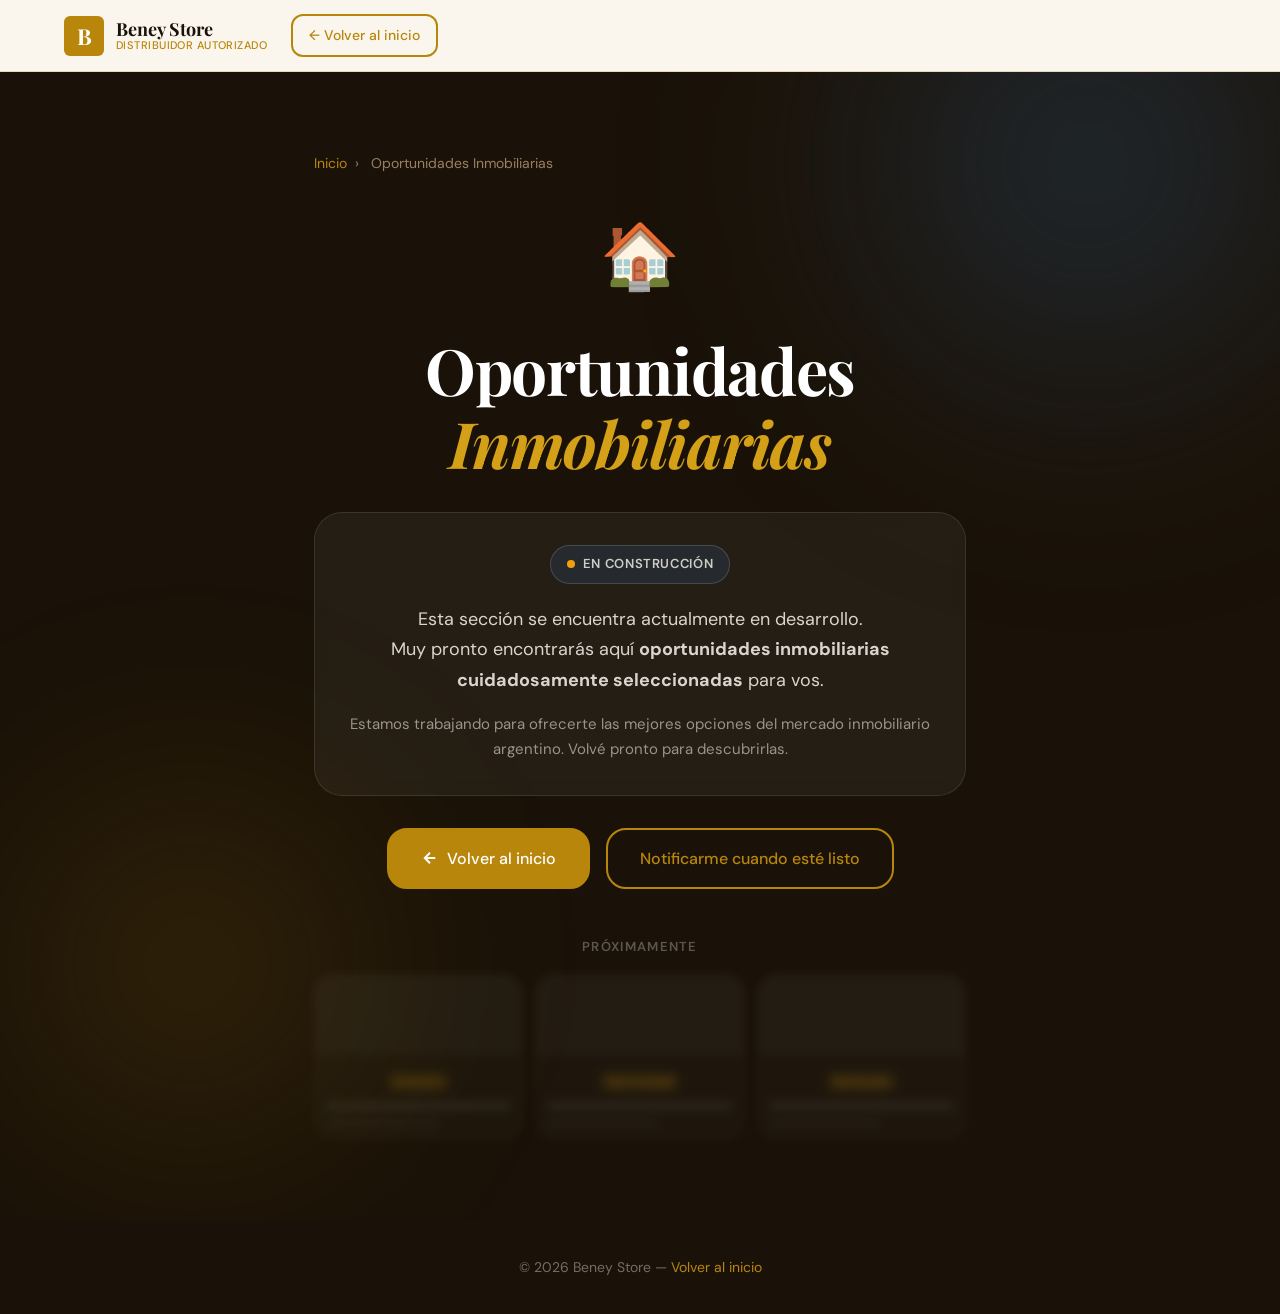
<file: real-estate-opportunities.html>
<!DOCTYPE html>
<html lang="es">
<head>
  <meta charset="UTF-8" />
  <meta name="viewport" content="width=device-width, initial-scale=1.0" />
  <meta http-equiv="X-UA-Compatible" content="IE=edge" />

  <title>Oportunidades Inmobiliarias | Beney Store</title>
  <meta name="description" content="Próximamente: oportunidades inmobiliarias cuidadosamente seleccionadas por Beney Store." />
  <meta name="robots" content="noindex, follow" />
  <link rel="canonical" href="https://www.beneystore.com.ar/real-estate-opportunities" />

  <meta property="og:title" content="Oportunidades Inmobiliarias | Beney Store" />
  <meta property="og:description" content="Próximamente: oportunidades inmobiliarias cuidadosamente seleccionadas." />
  <meta property="og:url" content="https://www.beneystore.com.ar/real-estate-opportunities" />
  <meta property="og:type" content="website" />

  <link rel="icon" type="image/svg+xml" href="data:image/svg+xml,<svg xmlns='http://www.w3.org/2000/svg' viewBox='0 0 32 32'><rect width='32' height='32' rx='6' fill='%23B8860B'/><text x='16' y='22' font-size='18' text-anchor='middle' fill='white' font-family='serif' font-weight='bold'>B</text></svg>" />
  <link rel="preconnect" href="https://fonts.googleapis.com" />
  <link rel="preconnect" href="https://fonts.gstatic.com" crossorigin />
  <link href="https://fonts.googleapis.com/css2?family=Playfair+Display:ital,wght@0,400;0,600;0,700;1,400&family=DM+Sans:wght@300;400;500;600&display=swap" rel="stylesheet" />
  <link rel="stylesheet" href="styles.css" />

  <script type="application/ld+json">
  {
    "@context": "https://schema.org",
    "@type": "BreadcrumbList",
    "itemListElement": [
      { "@type": "ListItem", "position": 1, "name": "Inicio", "item": "https://www.beneystore.com.ar/" },
      { "@type": "ListItem", "position": 2, "name": "Oportunidades Inmobiliarias", "item": "https://www.beneystore.com.ar/real-estate-opportunities" }
    ]
  }
  </script>
</head>
<body class="page-real-estate">

  <a href="#main-content" class="skip-link">Saltar al contenido principal</a>

  <!-- Minimal header -->
  <header class="site-header" role="banner">
    <div class="container header-inner">
      <a href="/" class="logo" aria-label="Beney Store - Inicio">
        <span class="logo-icon" aria-hidden="true">B</span>
        <div class="logo-text">
          <span class="logo-name">Beney Store</span>
          <span class="logo-tagline">Distribuidor Autorizado</span>
        </div>
      </a>
      <a href="/" class="btn btn-ghost btn-sm">← Volver al inicio</a>
    </div>
  </header>

  <main id="main-content">
    <section class="re-hero">
      <div class="re-bg" aria-hidden="true">
        <div class="re-shapes">
          <div class="re-shape re-shape-1"></div>
          <div class="re-shape re-shape-2"></div>
        </div>
      </div>
      <div class="container re-content">

        <!-- Breadcrumb -->
        <nav aria-label="Ruta de navegación" class="breadcrumb-nav">
          <ol class="breadcrumb" itemscope itemtype="https://schema.org/BreadcrumbList">
            <li itemprop="itemListElement" itemscope itemtype="https://schema.org/ListItem">
              <a href="/" itemprop="item"><span itemprop="name">Inicio</span></a>
              <meta itemprop="position" content="1" />
            </li>
            <li aria-current="page" itemprop="itemListElement" itemscope itemtype="https://schema.org/ListItem">
              <span itemprop="name">Oportunidades Inmobiliarias</span>
              <meta itemprop="position" content="2" />
            </li>
          </ol>
        </nav>

        <div class="re-icon" aria-hidden="true">🏠</div>

        <h1 class="re-title">Oportunidades <em>Inmobiliarias</em></h1>

        <div class="re-under-construction">
          <div class="uc-badge">
            <span class="uc-dot" aria-hidden="true"></span>
            En construcción
          </div>
          <p class="re-description">
            Esta sección se encuentra actualmente en desarrollo.<br />
            Muy pronto encontrarás aquí <strong>oportunidades inmobiliarias cuidadosamente seleccionadas</strong> para vos.
          </p>
          <p class="re-subdescription">
            Estamos trabajando para ofrecerte las mejores opciones del mercado inmobiliario argentino.
            Volvé pronto para descubrirlas.
          </p>
        </div>

        <div class="re-actions">
          <a href="/" class="btn btn-primary btn-lg">
            <svg width="18" height="18" viewBox="0 0 24 24" fill="none" stroke="currentColor" stroke-width="2.5" aria-hidden="true"><path d="M19 12H5m7-7-7 7 7 7"/></svg>
            Volver al inicio
          </a>
          <a href="/#contacto" class="btn btn-ghost btn-lg">Notificarme cuando esté listo</a>
        </div>

        <!-- Preview cards -->
        <div class="re-preview" aria-label="Próximamente" aria-hidden="true">
          <p class="re-preview-label">Próximamente</p>
          <div class="re-preview-cards">
            <div class="re-card re-card--blur">
              <div class="re-card-img"></div>
              <div class="re-card-body">
                <div class="rc-tag">Inversión</div>
                <div class="rc-title"></div>
                <div class="rc-price"></div>
              </div>
            </div>
            <div class="re-card re-card--blur">
              <div class="re-card-img"></div>
              <div class="re-card-body">
                <div class="rc-tag">Oportunidad</div>
                <div class="rc-title"></div>
                <div class="rc-price"></div>
              </div>
            </div>
            <div class="re-card re-card--blur">
              <div class="re-card-img"></div>
              <div class="re-card-body">
                <div class="rc-tag">Destacado</div>
                <div class="rc-title"></div>
                <div class="rc-price"></div>
              </div>
            </div>
          </div>
        </div>

      </div>
    </section>
  </main>

  <footer class="site-footer re-footer" role="contentinfo">
    <div class="container footer-bottom-simple">
      <p>© <span id="reFooterYear"></span> Beney Store — <a href="/">Volver al inicio</a></p>
    </div>
  </footer>

  <script>
    document.getElementById('reFooterYear').textContent = new Date().getFullYear();
  </script>
</body>
</html>
</file>
<file: styles.css>
/* ================================================================
   BENEY STORE — Main Stylesheet
   Aesthetic: Warm editorial luxury — dark gold / cream / deep brown
   Mobile-first. Accessible. Production-ready.
   ================================================================ */

/* ----------------------------------------------------------------
   0. CSS CUSTOM PROPERTIES (Design Tokens)
   ---------------------------------------------------------------- */
:root {
  /* Color Palette */
  --color-gold:        #B8860B;
  --color-gold-light:  #D4A017;
  --color-gold-pale:   #F5E6B8;
  --color-cream:       #FAF6EE;
  --color-white:       #FFFFFF;
  --color-dark:        #1A1208;
  --color-dark-2:      #2C1F0A;
  --color-brown:       #4A2E0A;
  --color-brown-light: #7A5230;
  --color-text:        #2C1F0A;
  --color-text-muted:  #6B5432;
  --color-text-light:  #9A8060;
  --color-border:      #E8D8B8;
  --color-border-dark: #C8A870;
  --color-success:     #2D7A4A;
  --color-error:       #C0392B;
  --color-bg:          #FAF6EE;
  --color-bg-alt:      #F5EDD8;
  --color-bg-dark:     #1A1208;

  /* Typography */
  --font-display: 'Playfair Display', Georgia, serif;
  --font-body:    'DM Sans', system-ui, sans-serif;

  /* Sizing Scale */
  --space-1:  4px;
  --space-2:  8px;
  --space-3:  12px;
  --space-4:  16px;
  --space-5:  20px;
  --space-6:  24px;
  --space-8:  32px;
  --space-10: 40px;
  --space-12: 48px;
  --space-16: 64px;
  --space-20: 80px;
  --space-24: 96px;

  /* Border Radius */
  --radius-sm:  6px;
  --radius-md:  12px;
  --radius-lg:  20px;
  --radius-xl:  28px;
  --radius-full: 9999px;

  /* Shadows */
  --shadow-sm:  0 1px 3px rgba(26,18,8,.08), 0 1px 2px rgba(26,18,8,.06);
  --shadow-md:  0 4px 12px rgba(26,18,8,.10), 0 2px 6px rgba(26,18,8,.06);
  --shadow-lg:  0 12px 32px rgba(26,18,8,.14), 0 4px 12px rgba(26,18,8,.08);
  --shadow-gold: 0 4px 20px rgba(184,134,11,.25);

  /* Transitions */
  --transition-fast:   150ms ease;
  --transition-base:   250ms ease;
  --transition-slow:   400ms ease;

  /* Layout */
  --container-max:  1200px;
  --header-height:  72px;
}

/* ----------------------------------------------------------------
   1. RESET & BASE
   ---------------------------------------------------------------- */
*, *::before, *::after { box-sizing: border-box; margin: 0; padding: 0; }

html {
  scroll-behavior: smooth;
  font-size: 16px;
  -webkit-text-size-adjust: 100%;
}

body {
  font-family: var(--font-body);
  font-weight: 400;
  color: var(--color-text);
  background-color: var(--color-bg);
  line-height: 1.6;
  -webkit-font-smoothing: antialiased;
  overflow-x: hidden;
}

img {
  max-width: 100%;
  height: auto;
  display: block;
}

a {
  color: var(--color-gold);
  text-decoration: none;
  transition: color var(--transition-fast);
}
a:hover { color: var(--color-gold-light); }

ul, ol { list-style: none; }

button {
  cursor: pointer;
  font-family: var(--font-body);
  border: none;
  background: none;
}

input, select, textarea {
  font-family: var(--font-body);
  font-size: 1rem;
}

/* ----------------------------------------------------------------
   2. ACCESSIBILITY
   ---------------------------------------------------------------- */
.skip-link {
  position: absolute;
  top: -100%;
  left: var(--space-4);
  background: var(--color-gold);
  color: var(--color-white);
  padding: var(--space-2) var(--space-4);
  border-radius: var(--radius-sm);
  font-weight: 600;
  z-index: 9999;
  transition: top var(--transition-fast);
}
.skip-link:focus { top: var(--space-2); }

.sr-only {
  position: absolute;
  width: 1px;
  height: 1px;
  padding: 0;
  margin: -1px;
  overflow: hidden;
  clip: rect(0,0,0,0);
  white-space: nowrap;
  border: 0;
}

:focus-visible {
  outline: 3px solid var(--color-gold);
  outline-offset: 3px;
  border-radius: var(--radius-sm);
}

/* ----------------------------------------------------------------
   3. LAYOUT UTILITIES
   ---------------------------------------------------------------- */
.container {
  width: 100%;
  max-width: var(--container-max);
  margin-inline: auto;
  padding-inline: var(--space-5);
}

@media (min-width: 768px) {
  .container { padding-inline: var(--space-8); }
}

@media (min-width: 1280px) {
  .container { padding-inline: var(--space-6); }
}

.section {
  padding-block: var(--space-16);
}

@media (min-width: 768px) {
  .section { padding-block: var(--space-24); }
}

.section-header {
  text-align: center;
  max-width: 640px;
  margin-inline: auto;
  margin-bottom: var(--space-12);
}

.section-eyebrow {
  font-size: .8125rem;
  font-weight: 600;
  letter-spacing: .1em;
  text-transform: uppercase;
  color: var(--color-gold);
  margin-bottom: var(--space-3);
}

.section-title {
  font-family: var(--font-display);
  font-size: clamp(1.75rem, 4vw, 2.75rem);
  font-weight: 700;
  color: var(--color-dark);
  line-height: 1.2;
  margin-bottom: var(--space-4);
}

.section-subtitle {
  font-size: 1.0625rem;
  color: var(--color-text-muted);
  line-height: 1.7;
}

/* ----------------------------------------------------------------
   4. BUTTONS
   ---------------------------------------------------------------- */
.btn {
  display: inline-flex;
  align-items: center;
  gap: var(--space-2);
  padding: var(--space-3) var(--space-6);
  border-radius: var(--radius-md);
  font-weight: 500;
  font-size: .9375rem;
  transition: all var(--transition-base);
  white-space: nowrap;
  text-decoration: none;
  border: 2px solid transparent;
}

.btn-primary {
  background: var(--color-gold);
  color: var(--color-white);
  border-color: var(--color-gold);
}
.btn-primary:hover {
  background: var(--color-gold-light);
  border-color: var(--color-gold-light);
  color: var(--color-white);
  transform: translateY(-1px);
  box-shadow: var(--shadow-gold);
}

.btn-outline {
  background: transparent;
  color: var(--color-gold);
  border-color: var(--color-gold);
}
.btn-outline:hover {
  background: var(--color-gold);
  color: var(--color-white);
  transform: translateY(-1px);
}

.btn-outline-sm {
  display: inline-flex;
  align-items: center;
  font-size: .875rem;
  font-weight: 500;
  color: var(--color-gold);
  padding: var(--space-2) 0;
  border-bottom: 1px solid transparent;
  transition: border-color var(--transition-fast), gap var(--transition-fast);
  gap: var(--space-1);
}
.btn-outline-sm:hover {
  color: var(--color-gold-light);
  border-bottom-color: var(--color-gold-light);
  gap: var(--space-2);
}

.btn-ghost {
  background: transparent;
  color: var(--color-gold);
  border-color: var(--color-gold);
}
.btn-ghost:hover {
  background: var(--color-gold);
  color: var(--color-white);
  transform: translateY(-1px);
}

.btn-white {
  background: var(--color-white);
  color: var(--color-gold);
  border-color: var(--color-white);
}
.btn-white:hover {
  background: var(--color-cream);
  transform: translateY(-1px);
  box-shadow: var(--shadow-md);
  color: var(--color-gold);
}

.btn-outline-white {
  background: transparent;
  color: var(--color-white);
  border-color: rgba(255,255,255,.5);
}
.btn-outline-white:hover {
  background: rgba(255,255,255,.1);
  border-color: var(--color-white);
  color: var(--color-white);
}

.btn-lg { padding: var(--space-4) var(--space-8); font-size: 1rem; border-radius: var(--radius-lg); }
.btn-sm { padding: var(--space-2) var(--space-4); font-size: .875rem; }
.btn-full { width: 100%; justify-content: center; }

/* ----------------------------------------------------------------
   5. HEADER
   ---------------------------------------------------------------- */
.site-header {
  position: sticky;
  top: 0;
  z-index: 1000;
  background: rgba(250,246,238,.95);
  backdrop-filter: blur(12px);
  -webkit-backdrop-filter: blur(12px);
  border-bottom: 1px solid var(--color-border);
  height: var(--header-height);
  display: flex;
  flex-direction: column;
  justify-content: center;
  transition: box-shadow var(--transition-base);
}
.site-header.scrolled { box-shadow: var(--shadow-md); }

.header-inner {
  display: flex;
  align-items: center;
  gap: var(--space-6);
  height: 100%;
}

/* Logo */
.logo {
  display: flex;
  align-items: center;
  gap: var(--space-3);
  text-decoration: none;
  flex-shrink: 0;
}

.logo-icon {
  width: 40px;
  height: 40px;
  background: var(--color-gold);
  color: var(--color-white);
  border-radius: var(--radius-sm);
  display: flex;
  align-items: center;
  justify-content: center;
  font-family: var(--font-display);
  font-size: 1.375rem;
  font-weight: 700;
  line-height: 1;
}

.logo-icon-sm {
  width: 28px;
  height: 28px;
  background: var(--color-gold);
  color: var(--color-white);
  border-radius: 4px;
  display: inline-flex;
  align-items: center;
  justify-content: center;
  font-family: var(--font-display);
  font-size: 1rem;
  font-weight: 700;
  line-height: 1;
  vertical-align: middle;
  margin-right: var(--space-2);
}

.logo-text {
  display: flex;
  flex-direction: column;
  line-height: 1.1;
}
.logo-name {
  font-family: var(--font-display);
  font-size: 1.125rem;
  font-weight: 700;
  color: var(--color-dark);
}
.logo-tagline {
  font-size: .6875rem;
  color: var(--color-gold);
  font-weight: 500;
  letter-spacing: .04em;
  text-transform: uppercase;
}

/* Desktop Nav */
.main-nav { display: none; flex: 1; }

@media (min-width: 992px) {
  .main-nav { display: flex; justify-content: center; }
}

.nav-list {
  display: flex;
  align-items: center;
  gap: var(--space-1);
}

.nav-link {
  padding: var(--space-2) var(--space-3);
  color: var(--color-text-muted);
  font-size: .9375rem;
  font-weight: 500;
  border-radius: var(--radius-sm);
  transition: color var(--transition-fast), background var(--transition-fast);
  background: none;
  border: none;
}
.nav-link:hover { color: var(--color-gold); background: var(--color-gold-pale); }

/* Dropdown */
.nav-dropdown { position: relative; }

.nav-dropdown-toggle {
  display: flex;
  align-items: center;
  gap: var(--space-1);
  cursor: pointer;
}

.dropdown-menu {
  position: absolute;
  top: calc(100% + var(--space-2));
  left: 50%;
  transform: translateX(-50%);
  background: var(--color-white);
  border: 1px solid var(--color-border);
  border-radius: var(--radius-md);
  box-shadow: var(--shadow-lg);
  padding: var(--space-2);
  min-width: 200px;
  opacity: 0;
  visibility: hidden;
  transition: opacity var(--transition-base), visibility var(--transition-base), transform var(--transition-base);
  transform: translateX(-50%) translateY(-8px);
  z-index: 200;
}
.nav-dropdown:hover .dropdown-menu,
.nav-dropdown-toggle[aria-expanded="true"] + .dropdown-menu {
  opacity: 1;
  visibility: visible;
  transform: translateX(-50%) translateY(0);
}

.dropdown-link {
  display: block;
  padding: var(--space-2) var(--space-4);
  color: var(--color-text);
  border-radius: var(--radius-sm);
  font-size: .9375rem;
  transition: background var(--transition-fast), color var(--transition-fast);
}
.dropdown-link:hover { background: var(--color-gold-pale); color: var(--color-gold); }

/* Header Actions */
.header-actions {
  display: flex;
  align-items: center;
  gap: var(--space-2);
  margin-left: auto;
}

.search-toggle, .cart-btn {
  display: flex;
  align-items: center;
  justify-content: center;
  width: 40px;
  height: 40px;
  border-radius: var(--radius-sm);
  color: var(--color-text-muted);
  transition: background var(--transition-fast), color var(--transition-fast);
}
.search-toggle:hover, .cart-btn:hover {
  background: var(--color-gold-pale);
  color: var(--color-gold);
}

.cart-btn { position: relative; }

.cart-count {
  position: absolute;
  top: 0;
  right: 0;
  background: var(--color-gold);
  color: var(--color-white);
  font-size: .6875rem;
  font-weight: 700;
  min-width: 18px;
  height: 18px;
  border-radius: var(--radius-full);
  display: flex;
  align-items: center;
  justify-content: center;
  padding-inline: 4px;
  transform: translate(4px, -4px);
}
.cart-count[data-count="0"] { display: none; }

/* Mobile Menu Toggle */
.mobile-menu-toggle {
  display: flex;
  flex-direction: column;
  gap: 5px;
  width: 40px;
  height: 40px;
  align-items: center;
  justify-content: center;
  border-radius: var(--radius-sm);
  color: var(--color-text);
  transition: background var(--transition-fast);
}
.mobile-menu-toggle:hover { background: var(--color-gold-pale); }

.hamburger-line {
  display: block;
  width: 22px;
  height: 2px;
  background: currentColor;
  border-radius: 2px;
  transition: transform var(--transition-base), opacity var(--transition-base);
}
.mobile-menu-toggle[aria-expanded="true"] .hamburger-line:nth-child(1) { transform: translateY(7px) rotate(45deg); }
.mobile-menu-toggle[aria-expanded="true"] .hamburger-line:nth-child(2) { opacity: 0; }
.mobile-menu-toggle[aria-expanded="true"] .hamburger-line:nth-child(3) { transform: translateY(-7px) rotate(-45deg); }

@media (min-width: 992px) {
  .mobile-menu-toggle { display: none; }
}

/* Search Bar */
.search-bar {
  background: var(--color-white);
  border-top: 1px solid var(--color-border);
  padding-block: var(--space-3);
}
.search-bar .container {
  display: flex;
  align-items: center;
  gap: var(--space-3);
}
.search-input {
  flex: 1;
  border: 1px solid var(--color-border);
  border-radius: var(--radius-md);
  padding: var(--space-3) var(--space-4);
  font-size: .9375rem;
  background: var(--color-bg);
  outline: none;
  transition: border-color var(--transition-fast);
}
.search-input:focus { border-color: var(--color-gold); }
.search-close {
  color: var(--color-text-muted);
  font-size: 1.25rem;
  padding: var(--space-2);
}
.search-close:hover { color: var(--color-gold); }

/* Mobile Menu */
.mobile-menu {
  background: var(--color-white);
  border-top: 1px solid var(--color-border);
  padding: var(--space-4) 0;
  box-shadow: var(--shadow-lg);
}
.mobile-nav-link {
  display: block;
  padding: var(--space-3) var(--space-6);
  color: var(--color-text);
  font-size: 1rem;
  font-weight: 500;
  transition: background var(--transition-fast), color var(--transition-fast);
}
.mobile-nav-link:hover { background: var(--color-gold-pale); color: var(--color-gold); }
.mobile-nav-cta {
  margin: var(--space-3) var(--space-5) 0;
  padding: var(--space-3) var(--space-5);
  background: var(--color-gold);
  color: var(--color-white) !important;
  border-radius: var(--radius-md);
  text-align: center;
}

/* ----------------------------------------------------------------
   6. HERO
   ---------------------------------------------------------------- */
.hero {
  position: relative;
  min-height: calc(100svh - var(--header-height));
  display: flex;
  align-items: center;
  overflow: hidden;
  background: var(--color-bg-dark);
}

.hero-bg {
  position: absolute;
  inset: 0;
  z-index: 0;
}

.hero-grain {
  position: absolute;
  inset: 0;
  background-image: url("data:image/svg+xml,%3Csvg viewBox='0 0 256 256' xmlns='http://www.w3.org/2000/svg'%3E%3Cfilter id='noise'%3E%3CfeTurbulence type='fractalNoise' baseFrequency='0.9' numOctaves='4' stitchTiles='stitch'/%3E%3C/filter%3E%3Crect width='100%25' height='100%25' filter='url(%23noise)' opacity='0.04'/%3E%3C/svg%3E");
  opacity: .3;
  pointer-events: none;
}

.hero-shapes { position: absolute; inset: 0; }
.shape {
  position: absolute;
  border-radius: 50%;
  filter: blur(80px);
}
.shape-1 {
  width: 60vw; height: 60vw;
  max-width: 600px; max-height: 600px;
  background: radial-gradient(circle, rgba(184,134,11,.35) 0%, transparent 70%);
  top: -10%; right: -10%;
}
.shape-2 {
  width: 40vw; height: 40vw;
  max-width: 400px; max-height: 400px;
  background: radial-gradient(circle, rgba(212,160,23,.2) 0%, transparent 70%);
  bottom: 5%; left: -5%;
}
.shape-3 {
  width: 30vw; height: 30vw;
  max-width: 300px; max-height: 300px;
  background: radial-gradient(circle, rgba(245,230,184,.1) 0%, transparent 70%);
  top: 40%; left: 40%;
}

.hero-content {
  position: relative;
  z-index: 1;
  padding-block: var(--space-20);
  max-width: 680px;
}

.hero-badge {
  display: inline-flex;
  align-items: center;
  gap: var(--space-2);
  background: rgba(184,134,11,.15);
  border: 1px solid rgba(184,134,11,.3);
  color: var(--color-gold-light);
  padding: var(--space-2) var(--space-4);
  border-radius: var(--radius-full);
  font-size: .8125rem;
  font-weight: 600;
  letter-spacing: .05em;
  text-transform: uppercase;
  margin-bottom: var(--space-6);
  animation: fadeInDown .6s ease forwards;
}

.badge-dot {
  width: 8px; height: 8px;
  background: var(--color-gold-light);
  border-radius: 50%;
  animation: pulse 2s ease infinite;
}

@keyframes pulse {
  0%, 100% { opacity: 1; transform: scale(1); }
  50% { opacity: .5; transform: scale(1.3); }
}

.hero-title {
  font-family: var(--font-display);
  font-size: clamp(2.5rem, 7vw, 5rem);
  font-weight: 700;
  color: var(--color-white);
  line-height: 1.1;
  letter-spacing: -.02em;
  margin-bottom: var(--space-6);
  animation: fadeInUp .7s ease .1s both;
}
.hero-title em {
  font-style: italic;
  color: var(--color-gold-light);
}

.hero-description {
  font-size: clamp(1rem, 2vw, 1.125rem);
  color: rgba(250,246,238,.75);
  line-height: 1.75;
  margin-bottom: var(--space-8);
  animation: fadeInUp .7s ease .2s both;
}

.hero-actions {
  display: flex;
  flex-wrap: wrap;
  gap: var(--space-4);
  margin-bottom: var(--space-12);
  animation: fadeInUp .7s ease .3s both;
}

.hero-stats {
  display: flex;
  align-items: center;
  gap: var(--space-6);
  animation: fadeInUp .7s ease .4s both;
}

.stat {
  display: flex;
  flex-direction: column;
  gap: var(--space-1);
}
.stat strong {
  font-family: var(--font-display);
  font-size: 1.5rem;
  color: var(--color-gold-light);
  line-height: 1;
}
.stat span {
  font-size: .8125rem;
  color: rgba(250,246,238,.6);
  font-weight: 500;
  text-transform: uppercase;
  letter-spacing: .05em;
}

.stat-divider {
  width: 1px;
  height: 36px;
  background: rgba(250,246,238,.15);
}

/* ----------------------------------------------------------------
   7. CATEGORY CARDS
   ---------------------------------------------------------------- */
.intro-section { background: var(--color-bg); }

.breadcrumb-nav { margin-bottom: var(--space-8); }
.breadcrumb {
  display: flex;
  align-items: center;
  gap: var(--space-2);
  font-size: .875rem;
  color: var(--color-text-light);
}
.breadcrumb li + li::before {
  content: '›';
  color: var(--color-text-light);
  margin-right: var(--space-2);
}
.breadcrumb a { color: var(--color-gold); }
.breadcrumb a:hover { color: var(--color-gold-light); }

.category-grid {
  display: grid;
  gap: var(--space-6);
}

@media (min-width: 768px) {
  .category-grid {
    grid-template-columns: 1fr 1fr;
    align-items: stretch;
  }
}

.category-card {
  background: var(--color-white);
  border: 1px solid var(--color-border);
  border-radius: var(--radius-xl);
  overflow: hidden;
  display: flex;
  flex-direction: column;
  height: 100%;
  transition: transform var(--transition-base), box-shadow var(--transition-base);
}
.category-card:hover {
  transform: translateY(-4px);
  box-shadow: var(--shadow-lg);
}

.category-card-img {
  background: var(--color-bg-alt);
  display: flex;
  align-items: center;
  justify-content: center;
  padding: var(--space-10);
}

.category-card--fernet .category-card-img {
  background: linear-gradient(135deg, #2C1F0A 0%, #4A2E0A 100%);
  max-height: 235px;
  overflow: hidden;
}

.category-card--fernet .category-card-img img {
  width: 100%;
  height: 235px;
  object-fit: cover;
  object-position: center top;
}
.category-card--fito .category-card-img {
  background: linear-gradient(135deg, #1A3A2A 0%, #2D6A4A 100%);
  padding: var(--space-8);
}
.category-card--proteccion .category-card-img {
  background: linear-gradient(135deg, #1A2C3A 0%, #2A4A6A 100%);
  padding: var(--space-8);
}

.category-icon { font-size: 3.5rem; line-height: 1; }

.category-card-body { padding: var(--space-6); }

.category-label {
  font-size: .75rem;
  font-weight: 600;
  letter-spacing: .08em;
  text-transform: uppercase;
  color: var(--color-gold);
  margin-bottom: var(--space-2);
}

.category-card-body h3 {
  font-family: var(--font-display);
  font-size: 1.5rem;
  font-weight: 700;
  color: var(--color-dark);
  margin-bottom: var(--space-3);
}
.category-card-body h4 {
  font-family: var(--font-display);
  font-size: 1.125rem;
  font-weight: 700;
  color: var(--color-dark);
  margin-bottom: var(--space-2);
}
.category-card-body p {
  color: var(--color-text-muted);
  font-size: .9375rem;
  margin-bottom: var(--space-5);
  line-height: 1.6;
}

.category-labs-wrapper {
  display: flex;
  flex-direction: column;
  gap: var(--space-4);
  height: 100%;
}

.labs-header {
  background: var(--color-bg-dark);
  border-radius: var(--radius-xl);
  padding: var(--space-5) var(--space-6);
}
.labs-title {
  font-family: var(--font-display);
  font-size: 1.25rem;
  font-weight: 700;
  color: var(--color-gold-light);
  margin-bottom: var(--space-1);
}
.labs-sub {
  font-size: .875rem;
  color: rgba(250,246,238,.6);
  margin: 0;
}

.labs-cards {
  display: grid;
  gap: var(--space-4);
}
@media (min-width: 480px) {
  .labs-cards { grid-template-columns: 1fr 1fr; }
}

/* ----------------------------------------------------------------
   8. CATALOG
   ---------------------------------------------------------------- */
.catalog-section { background: var(--color-bg-alt); }

.catalog-controls {
  display: flex;
  flex-direction: column;
  gap: var(--space-4);
  margin-bottom: var(--space-8);
}

@media (min-width: 768px) {
  .catalog-controls {
    flex-direction: row;
    align-items: center;
    justify-content: space-between;
  }
}

.catalog-search-wrap {
  position: relative;
  flex: 1;
  max-width: 340px;
}
.search-icon {
  position: absolute;
  left: var(--space-4);
  top: 50%;
  transform: translateY(-50%);
  color: var(--color-text-light);
  pointer-events: none;
}
.catalog-search {
  width: 100%;
  padding: var(--space-3) var(--space-4) var(--space-3) calc(var(--space-4) + 26px);
  border: 1px solid var(--color-border);
  border-radius: var(--radius-md);
  background: var(--color-white);
  font-size: .9375rem;
  outline: none;
  transition: border-color var(--transition-fast);
}
.catalog-search:focus { border-color: var(--color-gold); }

.filter-tabs {
  display: flex;
  flex-wrap: wrap;
  gap: var(--space-2);
}

.filter-tab {
  padding: var(--space-2) var(--space-4);
  border-radius: var(--radius-full);
  font-size: .875rem;
  font-weight: 500;
  color: var(--color-text-muted);
  background: var(--color-white);
  border: 1px solid var(--color-border);
  transition: all var(--transition-fast);
}
.filter-tab:hover {
  background: var(--color-gold-pale);
  color: var(--color-gold);
  border-color: var(--color-gold);
}
.filter-tab.active {
  background: var(--color-gold);
  color: var(--color-white);
  border-color: var(--color-gold);
}

/* Product Grid */
.product-grid {
  display: grid;
  gap: var(--space-5);
  grid-template-columns: repeat(auto-fill, minmax(260px, 1fr));
}

/* Product Card */
.product-card {
  background: var(--color-white);
  border: 1px solid var(--color-border);
  border-radius: var(--radius-xl);
  overflow: hidden;
  display: flex;
  flex-direction: column;
  transition: transform var(--transition-base), box-shadow var(--transition-base);
  animation: fadeIn .3s ease forwards;
}
.product-card:hover {
  transform: translateY(-4px);
  box-shadow: var(--shadow-lg);
}

.product-card-img {
  aspect-ratio: 4/3;
  background: var(--color-bg-alt);
  display: flex;
  align-items: center;
  justify-content: center;
  font-size: 4rem;
  position: relative;
  overflow: hidden;
}

.product-card-img img {
  width: 100%;
  height: 100%;
  object-fit: cover;
}

.product-badge {
  position: absolute;
  top: var(--space-3);
  left: var(--space-3);
  background: var(--color-gold);
  color: var(--color-white);
  font-size: .6875rem;
  font-weight: 600;
  letter-spacing: .05em;
  text-transform: uppercase;
  padding: var(--space-1) var(--space-3);
  border-radius: var(--radius-full);
}

.product-card-body {
  padding: var(--space-5);
  flex: 1;
  display: flex;
  flex-direction: column;
}

.product-category-tag {
  font-size: .75rem;
  font-weight: 600;
  text-transform: uppercase;
  letter-spacing: .06em;
  color: var(--color-gold);
  margin-bottom: var(--space-2);
}

.product-card-body h3 {
  font-family: var(--font-display);
  font-size: 1.0625rem;
  font-weight: 600;
  color: var(--color-dark);
  line-height: 1.3;
  margin-bottom: var(--space-2);
}

.product-description {
  font-size: .875rem;
  color: var(--color-text-muted);
  line-height: 1.6;
  flex: 1;
  margin-bottom: var(--space-4);
}

.product-card-footer {
  display: flex;
  align-items: center;
  justify-content: space-between;
  gap: var(--space-3);
  margin-top: auto;
}

.product-price {
  font-family: var(--font-display);
  font-size: 1.25rem;
  font-weight: 700;
  color: var(--color-dark);
}

.add-to-cart-btn {
  display: flex;
  align-items: center;
  gap: var(--space-2);
  padding: var(--space-2) var(--space-4);
  background: var(--color-gold);
  color: var(--color-white);
  border-radius: var(--radius-md);
  font-size: .875rem;
  font-weight: 600;
  transition: background var(--transition-fast), transform var(--transition-fast), box-shadow var(--transition-fast);
  white-space: nowrap;
}
.add-to-cart-btn:hover {
  background: var(--color-gold-light);
  transform: translateY(-1px);
  box-shadow: var(--shadow-gold);
}
.add-to-cart-btn:active { transform: scale(.97); }

/* Empty state */
.empty-state {
  text-align: center;
  padding: var(--space-20) var(--space-8);
}
.empty-icon { font-size: 3rem; margin-bottom: var(--space-4); }
.empty-state h3 {
  font-family: var(--font-display);
  font-size: 1.375rem;
  color: var(--color-dark);
  margin-bottom: var(--space-2);
}
.empty-state p {
  color: var(--color-text-muted);
  margin-bottom: var(--space-6);
}

/* ----------------------------------------------------------------
   9. BENEFITS
   ---------------------------------------------------------------- */
.benefits-section { background: var(--color-white); }

.benefits-grid {
  display: grid;
  gap: var(--space-6);
  grid-template-columns: repeat(auto-fill, minmax(280px, 1fr));
}

.benefit-item {
  padding: var(--space-6);
  border: 1px solid var(--color-border);
  border-radius: var(--radius-lg);
  background: var(--color-bg);
  transition: box-shadow var(--transition-base), transform var(--transition-base);
}
.benefit-item:hover {
  box-shadow: var(--shadow-md);
  transform: translateY(-2px);
}
.benefit-icon { font-size: 1.875rem; margin-bottom: var(--space-4); }
.benefit-item h3 {
  font-family: var(--font-display);
  font-size: 1.0625rem;
  font-weight: 600;
  color: var(--color-dark);
  margin-bottom: var(--space-2);
}
.benefit-item p {
  font-size: .9375rem;
  color: var(--color-text-muted);
  line-height: 1.65;
}

/* ----------------------------------------------------------------
   10. WHY US
   ---------------------------------------------------------------- */
.why-us { background: var(--color-bg-alt); }

.why-us-inner {
  display: grid;
  gap: var(--space-12);
  align-items: center;
}
@media (min-width: 900px) {
  .why-us-inner { grid-template-columns: 1fr 1fr; }
}

.why-us-content p {
  color: var(--color-text-muted);
  line-height: 1.75;
  margin-bottom: var(--space-4);
  font-size: 1.0625rem;
}

.why-us-list {
  display: flex;
  flex-direction: column;
  gap: var(--space-2);
  margin-bottom: var(--space-8);
}
.why-us-list li {
  display: flex;
  align-items: center;
  gap: var(--space-3);
  font-size: .9375rem;
  color: var(--color-text);
  font-weight: 500;
}

/* Visual */
.why-us-visual {
  position: relative;
  display: grid;
  grid-template-columns: 1fr 1fr;
  gap: var(--space-4);
  padding: var(--space-4);
}

.visual-bg-shape {
  position: absolute;
  inset: 0;
  background: linear-gradient(135deg, rgba(184,134,11,.08) 0%, rgba(184,134,11,.03) 100%);
  border-radius: var(--radius-xl);
  border: 1px solid rgba(184,134,11,.15);
  z-index: -1;
}

.visual-card {
  background: var(--color-white);
  border: 1px solid var(--color-border);
  border-radius: var(--radius-lg);
  padding: var(--space-5);
  display: flex;
  flex-direction: column;
  align-items: center;
  gap: var(--space-2);
  text-align: center;
  box-shadow: var(--shadow-sm);
  transition: transform var(--transition-base);
}
.visual-card:hover { transform: translateY(-3px); }

.vc-3 { grid-column: 1 / -1; }

.vc-emoji { font-size: 2rem; }
.vc-text strong { display: block; font-size: 1rem; color: var(--color-dark); font-weight: 700; }
.vc-text span { font-size: .8125rem; color: var(--color-text-muted); }

/* ----------------------------------------------------------------
   11. FAQ
   ---------------------------------------------------------------- */
.faq-section { background: var(--color-white); }

.faq-list {
  max-width: 720px;
  margin-inline: auto;
  display: flex;
  flex-direction: column;
  gap: var(--space-3);
}

.faq-item {
  border: 1px solid var(--color-border);
  border-radius: var(--radius-lg);
  overflow: hidden;
  background: var(--color-white);
}

.faq-question {
  width: 100%;
  text-align: left;
  padding: var(--space-5) var(--space-6);
  display: flex;
  align-items: center;
  justify-content: space-between;
  gap: var(--space-4);
  font-size: 1rem;
  font-weight: 600;
  color: var(--color-dark);
  background: none;
  cursor: pointer;
  transition: background var(--transition-fast);
}
.faq-question:hover { background: var(--color-bg); }
.faq-question[aria-expanded="true"] { color: var(--color-gold); }

.faq-icon {
  font-size: 1.25rem;
  color: var(--color-gold);
  flex-shrink: 0;
  transition: transform var(--transition-base);
  font-weight: 300;
}
.faq-question[aria-expanded="true"] .faq-icon { transform: rotate(45deg); }

.faq-answer {
  padding: 0 var(--space-6) var(--space-5);
  color: var(--color-text-muted);
  font-size: .9375rem;
  line-height: 1.7;
  display: none;
}
.faq-item.open .faq-answer { display: block; }

/* ----------------------------------------------------------------
   12. CTA SECTION
   ---------------------------------------------------------------- */
.cta-section { background: var(--color-bg-alt); }

.cta-grid {
  display: grid;
  gap: var(--space-5);
}
@media (min-width: 768px) {
  .cta-grid { grid-template-columns: 1fr 1fr; }
}

.cta-card {
  border-radius: var(--radius-xl);
  padding: var(--space-10) var(--space-8);
  text-align: center;
  display: flex;
  flex-direction: column;
  align-items: center;
  gap: var(--space-4);
}

.cta-primary {
  background: linear-gradient(135deg, var(--color-dark) 0%, var(--color-brown) 100%);
  border: 1px solid rgba(184,134,11,.2);
}

.cta-secondary {
  background: linear-gradient(135deg, #1A2C3A 0%, #0F2030 100%);
  border: 1px solid rgba(255,255,255,.08);
}

.cta-icon { font-size: 2.5rem; }

.cta-card h2 {
  font-family: var(--font-display);
  font-size: clamp(1.375rem, 3vw, 1.875rem);
  font-weight: 700;
  color: var(--color-white);
  line-height: 1.2;
}

.cta-card p {
  color: rgba(250,246,238,.7);
  font-size: .9375rem;
  line-height: 1.65;
  max-width: 380px;
}

/* ----------------------------------------------------------------
   13. CONTACT
   ---------------------------------------------------------------- */
.contact-section { background: var(--color-bg); }

.contact-grid {
  display: grid;
  gap: var(--space-5);
  grid-template-columns: repeat(auto-fill, minmax(200px, 1fr));
  max-width: 700px;
  margin-inline: auto;
}

.contact-item {
  background: var(--color-white);
  border: 1px solid var(--color-border);
  border-radius: var(--radius-lg);
  padding: var(--space-6);
  text-align: center;
  display: flex;
  flex-direction: column;
  align-items: center;
  gap: var(--space-3);
  transition: box-shadow var(--transition-base);
}
.contact-item:hover { box-shadow: var(--shadow-md); }
.contact-icon { font-size: 1.75rem; }
.contact-item h3 {
  font-family: var(--font-display);
  font-size: 1rem;
  color: var(--color-dark);
}
.contact-link {
  font-size: .9375rem;
  color: var(--color-gold);
  font-weight: 500;
  word-break: break-all;
}

/* ----------------------------------------------------------------
   14. FOOTER
   ---------------------------------------------------------------- */
.site-footer {
  background: var(--color-bg-dark);
  color: rgba(250,246,238,.8);
}

.footer-inner {
  display: grid;
  gap: var(--space-8);
  padding-block: var(--space-12);
}

@media (min-width: 640px) {
  .footer-inner { grid-template-columns: 2fr 1fr 1fr; }
}

@media (min-width: 900px) {
  .footer-inner { grid-template-columns: 2fr 1fr 1fr 1fr; }
}

.footer-brand { display: flex; flex-direction: column; gap: var(--space-3); }
.footer-logo {
  display: inline-flex;
  align-items: center;
  color: var(--color-white);
  font-size: 1.125rem;
  font-family: var(--font-display);
  text-decoration: none;
}
.footer-brand p { font-size: .9375rem; color: rgba(250,246,238,.6); line-height: 1.6; }

.footer-links h3 {
  font-size: .8125rem;
  font-weight: 600;
  letter-spacing: .08em;
  text-transform: uppercase;
  color: var(--color-gold-light);
  margin-bottom: var(--space-4);
}
.footer-links ul { display: flex; flex-direction: column; gap: var(--space-2); }
.footer-links a {
  font-size: .9375rem;
  color: rgba(250,246,238,.6);
  transition: color var(--transition-fast);
}
.footer-links a:hover { color: var(--color-gold-light); }

.footer-social h3 {
  font-size: .8125rem;
  font-weight: 600;
  letter-spacing: .08em;
  text-transform: uppercase;
  color: var(--color-gold-light);
  margin-bottom: var(--space-4);
}
.social-links { display: flex; flex-direction: column; gap: var(--space-3); }
.social-link {
  display: flex;
  align-items: center;
  gap: var(--space-2);
  font-size: .9375rem;
  color: rgba(250,246,238,.6);
  transition: color var(--transition-fast);
}
.social-link:hover { color: var(--color-gold-light); }

.footer-bottom {
  border-top: 1px solid rgba(250,246,238,.08);
  padding-block: var(--space-5);
}
.footer-bottom p {
  font-size: .8125rem;
  color: rgba(250,246,238,.4);
  text-align: center;
}
.footer-disclaimer { margin-top: var(--space-1); font-size: .75rem !important; }

/* ----------------------------------------------------------------
   15. CART SIDEBAR
   ---------------------------------------------------------------- */
.cart-sidebar {
  position: fixed;
  inset: 0;
  z-index: 2000;
  display: flex;
  justify-content: flex-end;
}

.cart-overlay {
  position: absolute;
  inset: 0;
  background: rgba(26,18,8,.5);
  backdrop-filter: blur(4px);
  animation: fadeIn .25s ease forwards;
}

.cart-panel {
  position: relative;
  width: min(420px, 100%);
  height: 100%;
  background: var(--color-white);
  display: flex;
  flex-direction: column;
  animation: slideInRight .3s ease forwards;
  box-shadow: -8px 0 32px rgba(26,18,8,.15);
}

.cart-header {
  display: flex;
  align-items: center;
  justify-content: space-between;
  padding: var(--space-5) var(--space-6);
  border-bottom: 1px solid var(--color-border);
}
.cart-header h2 {
  font-family: var(--font-display);
  font-size: 1.375rem;
  color: var(--color-dark);
}
.cart-close {
  font-size: 1.25rem;
  color: var(--color-text-muted);
  padding: var(--space-2);
  border-radius: var(--radius-sm);
  transition: background var(--transition-fast), color var(--transition-fast);
}
.cart-close:hover { background: var(--color-gold-pale); color: var(--color-gold); }

.cart-body {
  flex: 1;
  overflow-y: auto;
  padding: var(--space-4) var(--space-6);
  display: flex;
  flex-direction: column;
  gap: var(--space-4);
}

/* Cart Item */
.cart-item {
  display: flex;
  gap: var(--space-4);
  padding: var(--space-4);
  border: 1px solid var(--color-border);
  border-radius: var(--radius-md);
  background: var(--color-bg);
}

.cart-item-img {
  width: 64px;
  height: 64px;
  background: var(--color-bg-alt);
  border-radius: var(--radius-sm);
  display: flex;
  align-items: center;
  justify-content: center;
  font-size: 1.75rem;
  flex-shrink: 0;
  overflow: hidden;
}

.cart-item-details { flex: 1; min-width: 0; }
.cart-item-name {
  font-weight: 600;
  font-size: .9375rem;
  color: var(--color-dark);
  margin-bottom: var(--space-1);
  white-space: nowrap;
  overflow: hidden;
  text-overflow: ellipsis;
}
.cart-item-price { font-size: .875rem; color: var(--color-gold); font-weight: 600; }

.cart-item-controls {
  display: flex;
  align-items: center;
  gap: var(--space-2);
  margin-top: var(--space-2);
}
.qty-btn {
  width: 28px; height: 28px;
  border: 1px solid var(--color-border);
  border-radius: var(--radius-sm);
  display: flex;
  align-items: center;
  justify-content: center;
  font-size: .875rem;
  color: var(--color-text-muted);
  transition: background var(--transition-fast), color var(--transition-fast);
}
.qty-btn:hover { background: var(--color-gold); color: var(--color-white); border-color: var(--color-gold); }
.qty-display {
  min-width: 24px;
  text-align: center;
  font-weight: 600;
  font-size: .9375rem;
  color: var(--color-dark);
}

.cart-item-remove {
  align-self: flex-start;
  font-size: .875rem;
  color: var(--color-text-light);
  padding: var(--space-1);
  transition: color var(--transition-fast);
}
.cart-item-remove:hover { color: var(--color-error); }

.cart-footer {
  padding: var(--space-5) var(--space-6);
  border-top: 1px solid var(--color-border);
}

.cart-summary { margin-bottom: var(--space-5); }
.summary-row {
  display: flex;
  justify-content: space-between;
  align-items: center;
  padding-block: var(--space-2);
  font-size: .9375rem;
  color: var(--color-text-muted);
}
.summary-total {
  border-top: 1px solid var(--color-border);
  margin-top: var(--space-2);
  padding-top: var(--space-3);
  font-size: 1.0625rem;
  color: var(--color-dark);
  font-weight: 600;
}

.cart-empty {
  flex: 1;
  display: flex;
  flex-direction: column;
  align-items: center;
  justify-content: center;
  gap: var(--space-4);
  padding: var(--space-10);
  text-align: center;
}
.empty-cart-icon { font-size: 3rem; }
.cart-empty p { color: var(--color-text-muted); font-size: 1rem; }

/* ----------------------------------------------------------------
   16. CHECKOUT MODAL
   ---------------------------------------------------------------- */
.modal-overlay {
  position: fixed;
  inset: 0;
  z-index: 3000;
  background: rgba(26,18,8,.6);
  backdrop-filter: blur(6px);
  display: flex;
  align-items: flex-start;
  justify-content: center;
  padding: var(--space-4);
  overflow-y: auto;
}

.modal-inner {
  background: var(--color-white);
  border-radius: var(--radius-xl);
  width: 100%;
  max-width: 640px;
  padding: var(--space-8);
  position: relative;
  margin-block: auto;
  animation: fadeInUp .3s ease forwards;
  box-shadow: var(--shadow-lg);
}

.modal-close {
  position: absolute;
  top: var(--space-4);
  right: var(--space-4);
  font-size: 1.25rem;
  color: var(--color-text-muted);
  padding: var(--space-2);
  border-radius: var(--radius-sm);
  transition: background var(--transition-fast), color var(--transition-fast);
  line-height: 1;
}
.modal-close:hover { background: var(--color-gold-pale); color: var(--color-gold); }

.modal-title {
  font-family: var(--font-display);
  font-size: 1.625rem;
  color: var(--color-dark);
  margin-bottom: var(--space-2);
}
.modal-subtitle {
  color: var(--color-text-muted);
  margin-bottom: var(--space-6);
  font-size: .9375rem;
}

/* Checkout Form */
.checkout-form { display: flex; flex-direction: column; gap: var(--space-5); }

.form-grid {
  display: grid;
  gap: var(--space-4);
}
@media (min-width: 500px) {
  .form-grid { grid-template-columns: 1fr 1fr; }
}
.form-full { grid-column: 1 / -1; }

.form-group {
  display: flex;
  flex-direction: column;
  gap: var(--space-1);
}

.form-group label {
  font-size: .875rem;
  font-weight: 600;
  color: var(--color-text);
}

.form-group input,
.form-group select,
.form-group textarea {
  padding: var(--space-3) var(--space-4);
  border: 1px solid var(--color-border);
  border-radius: var(--radius-md);
  font-size: .9375rem;
  background: var(--color-bg);
  color: var(--color-text);
  transition: border-color var(--transition-fast);
  outline: none;
}
.form-group input:focus,
.form-group select:focus,
.form-group textarea:focus { border-color: var(--color-gold); }
.form-group input.error,
.form-group select.error { border-color: var(--color-error); }

.form-error {
  font-size: .8125rem;
  color: var(--color-error);
  min-height: 1em;
}

/* Checkout Summary */
.checkout-summary {
  background: var(--color-bg-alt);
  border-radius: var(--radius-lg);
  padding: var(--space-5);
  border: 1px solid var(--color-border);
}
.checkout-summary h3 {
  font-family: var(--font-display);
  font-size: 1rem;
  font-weight: 600;
  color: var(--color-dark);
  margin-bottom: var(--space-4);
}
.checkout-items { display: flex; flex-direction: column; gap: var(--space-3); margin-bottom: var(--space-4); }
.checkout-item {
  display: flex;
  justify-content: space-between;
  align-items: center;
  font-size: .9375rem;
}
.checkout-item-name { color: var(--color-text); }
.checkout-item-price { font-weight: 600; color: var(--color-dark); }

.checkout-totals { border-top: 1px solid var(--color-border); padding-top: var(--space-4); }

.btn-checkout-submit { margin-top: var(--space-2); }

/* Confirmation */
.confirmation-icon { font-size: 3.5rem; text-align: center; margin-bottom: var(--space-4); }

.order-details {
  background: var(--color-bg-alt);
  border-radius: var(--radius-lg);
  padding: var(--space-5);
  margin-block: var(--space-5);
  font-size: .9375rem;
  line-height: 1.7;
  color: var(--color-text);
}
.order-number {
  font-family: var(--font-display);
  font-size: 1.25rem;
  font-weight: 700;
  color: var(--color-gold);
  margin-bottom: var(--space-3);
}
.confirmation-actions { text-align: center; margin-top: var(--space-5); }

/* ----------------------------------------------------------------
   17. TOAST
   ---------------------------------------------------------------- */
.toast-container {
  position: fixed;
  bottom: var(--space-6);
  left: 50%;
  transform: translateX(-50%);
  z-index: 9999;
  display: flex;
  flex-direction: column-reverse;
  gap: var(--space-2);
  pointer-events: none;
}

.toast {
  background: var(--color-dark);
  color: var(--color-white);
  padding: var(--space-3) var(--space-5);
  border-radius: var(--radius-full);
  font-size: .9375rem;
  font-weight: 500;
  box-shadow: var(--shadow-lg);
  display: flex;
  align-items: center;
  gap: var(--space-2);
  animation: toastIn .25s ease forwards;
  pointer-events: auto;
  white-space: nowrap;
}
.toast.toast-success { background: var(--color-success); }
.toast.toast-error { background: var(--color-error); }
.toast.toast-out { animation: toastOut .25s ease forwards; }

/* ----------------------------------------------------------------
   18. BACK TO TOP
   ---------------------------------------------------------------- */
.back-to-top {
  position: fixed;
  bottom: 100px;
  right: var(--space-5);
  z-index: 500;
  width: 44px;
  height: 44px;
  background: var(--color-gold);
  color: var(--color-white);
  border-radius: var(--radius-full);
  display: flex;
  align-items: center;
  justify-content: center;
  box-shadow: var(--shadow-gold);
  transition: transform var(--transition-base), opacity var(--transition-base);
  animation: fadeIn .3s ease forwards;
}
.back-to-top:hover { transform: translateY(-3px); background: var(--color-gold-light); }

/* ----------------------------------------------------------------
   19. REAL ESTATE PAGE
   ---------------------------------------------------------------- */
.re-hero {
  position: relative;
  min-height: calc(100svh - var(--header-height));
  display: flex;
  align-items: center;
  overflow: hidden;
  background: var(--color-bg-dark);
  padding-block: var(--space-20);
}

.re-bg { position: absolute; inset: 0; }
.re-shapes { position: absolute; inset: 0; }
.re-shape {
  position: absolute;
  border-radius: 50%;
  filter: blur(100px);
}
.re-shape-1 {
  width: 50vw; height: 50vw;
  background: radial-gradient(circle, rgba(42,74,106,.5) 0%, transparent 70%);
  top: -20%; right: -10%;
}
.re-shape-2 {
  width: 40vw; height: 40vw;
  background: radial-gradient(circle, rgba(184,134,11,.2) 0%, transparent 70%);
  bottom: 0; left: -5%;
}

.re-content {
  position: relative;
  z-index: 1;
  text-align: center;
  max-width: 700px;
  margin-inline: auto;
}

.re-icon { font-size: 4rem; margin-bottom: var(--space-6); }

.re-title {
  font-family: var(--font-display);
  font-size: clamp(2.25rem, 6vw, 4rem);
  font-weight: 700;
  color: var(--color-white);
  line-height: 1.15;
  letter-spacing: -.02em;
  margin-bottom: var(--space-8);
}
.re-title em { font-style: italic; color: var(--color-gold-light); }

.re-under-construction {
  background: rgba(255,255,255,.05);
  border: 1px solid rgba(255,255,255,.1);
  border-radius: var(--radius-xl);
  padding: var(--space-8) var(--space-8);
  margin-bottom: var(--space-8);
  backdrop-filter: blur(8px);
}

.uc-badge {
  display: inline-flex;
  align-items: center;
  gap: var(--space-2);
  background: rgba(42,74,106,.3);
  border: 1px solid rgba(255,255,255,.15);
  color: rgba(250,246,238,.8);
  padding: var(--space-2) var(--space-4);
  border-radius: var(--radius-full);
  font-size: .8125rem;
  font-weight: 600;
  letter-spacing: .05em;
  text-transform: uppercase;
  margin-bottom: var(--space-5);
}

.uc-dot {
  width: 8px; height: 8px;
  background: #F59E0B;
  border-radius: 50%;
  animation: pulse 2s infinite;
}

.re-description {
  font-size: 1.125rem;
  color: rgba(250,246,238,.85);
  line-height: 1.7;
  margin-bottom: var(--space-4);
}

.re-subdescription {
  font-size: .9375rem;
  color: rgba(250,246,238,.55);
  line-height: 1.7;
  margin: 0;
}

.re-actions {
  display: flex;
  flex-wrap: wrap;
  gap: var(--space-4);
  justify-content: center;
  margin-bottom: var(--space-12);
}

/* Preview cards */
.re-preview-label {
  font-size: .8125rem;
  font-weight: 600;
  text-transform: uppercase;
  letter-spacing: .1em;
  color: rgba(250,246,238,.3);
  text-align: center;
  margin-bottom: var(--space-4);
}
.re-preview-cards {
  display: grid;
  grid-template-columns: repeat(3, 1fr);
  gap: var(--space-3);
}
.re-card {
  background: rgba(255,255,255,.04);
  border: 1px solid rgba(255,255,255,.07);
  border-radius: var(--radius-lg);
  overflow: hidden;
}
.re-card--blur { filter: blur(4px); opacity: .5; pointer-events: none; }
.re-card-img {
  height: 80px;
  background: rgba(255,255,255,.05);
}
.re-card-body { padding: var(--space-3); }
.rc-tag {
  font-size: .6875rem;
  background: rgba(184,134,11,.2);
  color: var(--color-gold-light);
  padding: 2px 8px;
  border-radius: var(--radius-full);
  display: inline-block;
  margin-bottom: var(--space-2);
}
.rc-title {
  height: 10px;
  background: rgba(255,255,255,.1);
  border-radius: 4px;
  margin-bottom: var(--space-2);
}
.rc-price {
  height: 8px;
  width: 60%;
  background: rgba(255,255,255,.06);
  border-radius: 4px;
}

.re-footer { padding-block: var(--space-5); }
.footer-bottom-simple {
  text-align: center;
  padding-block: var(--space-4);
}
.footer-bottom-simple p {
  font-size: .875rem;
  color: rgba(250,246,238,.4);
}
.footer-bottom-simple a {
  color: var(--color-gold);
}

/* ----------------------------------------------------------------
   20. ANIMATIONS
   ---------------------------------------------------------------- */
@keyframes fadeIn {
  from { opacity: 0; }
  to   { opacity: 1; }
}
@keyframes fadeInUp {
  from { opacity: 0; transform: translateY(20px); }
  to   { opacity: 1; transform: translateY(0); }
}
@keyframes fadeInDown {
  from { opacity: 0; transform: translateY(-20px); }
  to   { opacity: 1; transform: translateY(0); }
}
@keyframes slideInRight {
  from { transform: translateX(100%); }
  to   { transform: translateX(0); }
}
@keyframes toastIn {
  from { opacity: 0; transform: translateY(16px); }
  to   { opacity: 1; transform: translateY(0); }
}
@keyframes toastOut {
  from { opacity: 1; transform: translateY(0); }
  to   { opacity: 0; transform: translateY(16px); }
}

/* ----------------------------------------------------------------
   21. UTILITY CLASSES
   ---------------------------------------------------------------- */
[hidden] { display: none !important; }

.visually-hidden {
  position: absolute;
  width: 1px; height: 1px;
  overflow: hidden;
  clip: rect(0,0,0,0);
  white-space: nowrap;
}

/* ----------------------------------------------------------------
   22. PRINT
   ---------------------------------------------------------------- */
@media print {
  .site-header, .cart-sidebar, .back-to-top, .toast-container { display: none; }
  body { color: #000; background: #fff; }
}

/* ============================================================
   WHATSAPP FLOATING BUTTON
   ============================================================ */

.whatsapp-float {
  position: fixed;
  bottom: 24px;
  right: 24px;
  width: 64px;
  height: 64px;
  background: #25D366;
  color: #fff;
  border-radius: 50%;
  display: flex;
  align-items: center;
  justify-content: center;
  text-decoration: none;
  box-shadow: 0 10px 25px rgba(0,0,0,.2);
  z-index: 9999;
  transition: all .25s ease;
}

.whatsapp-float:hover {
  transform: translateY(-3px);
  box-shadow: 0 14px 30px rgba(0,0,0,.25);
}

.whatsapp-float svg {
  width: 30px;
  height: 30px;
}

@media (max-width: 768px) {
  .whatsapp-float {
    width: 58px;
    height: 58px;
    bottom: 16px;
    right: 16px;
  }
}
</file>
